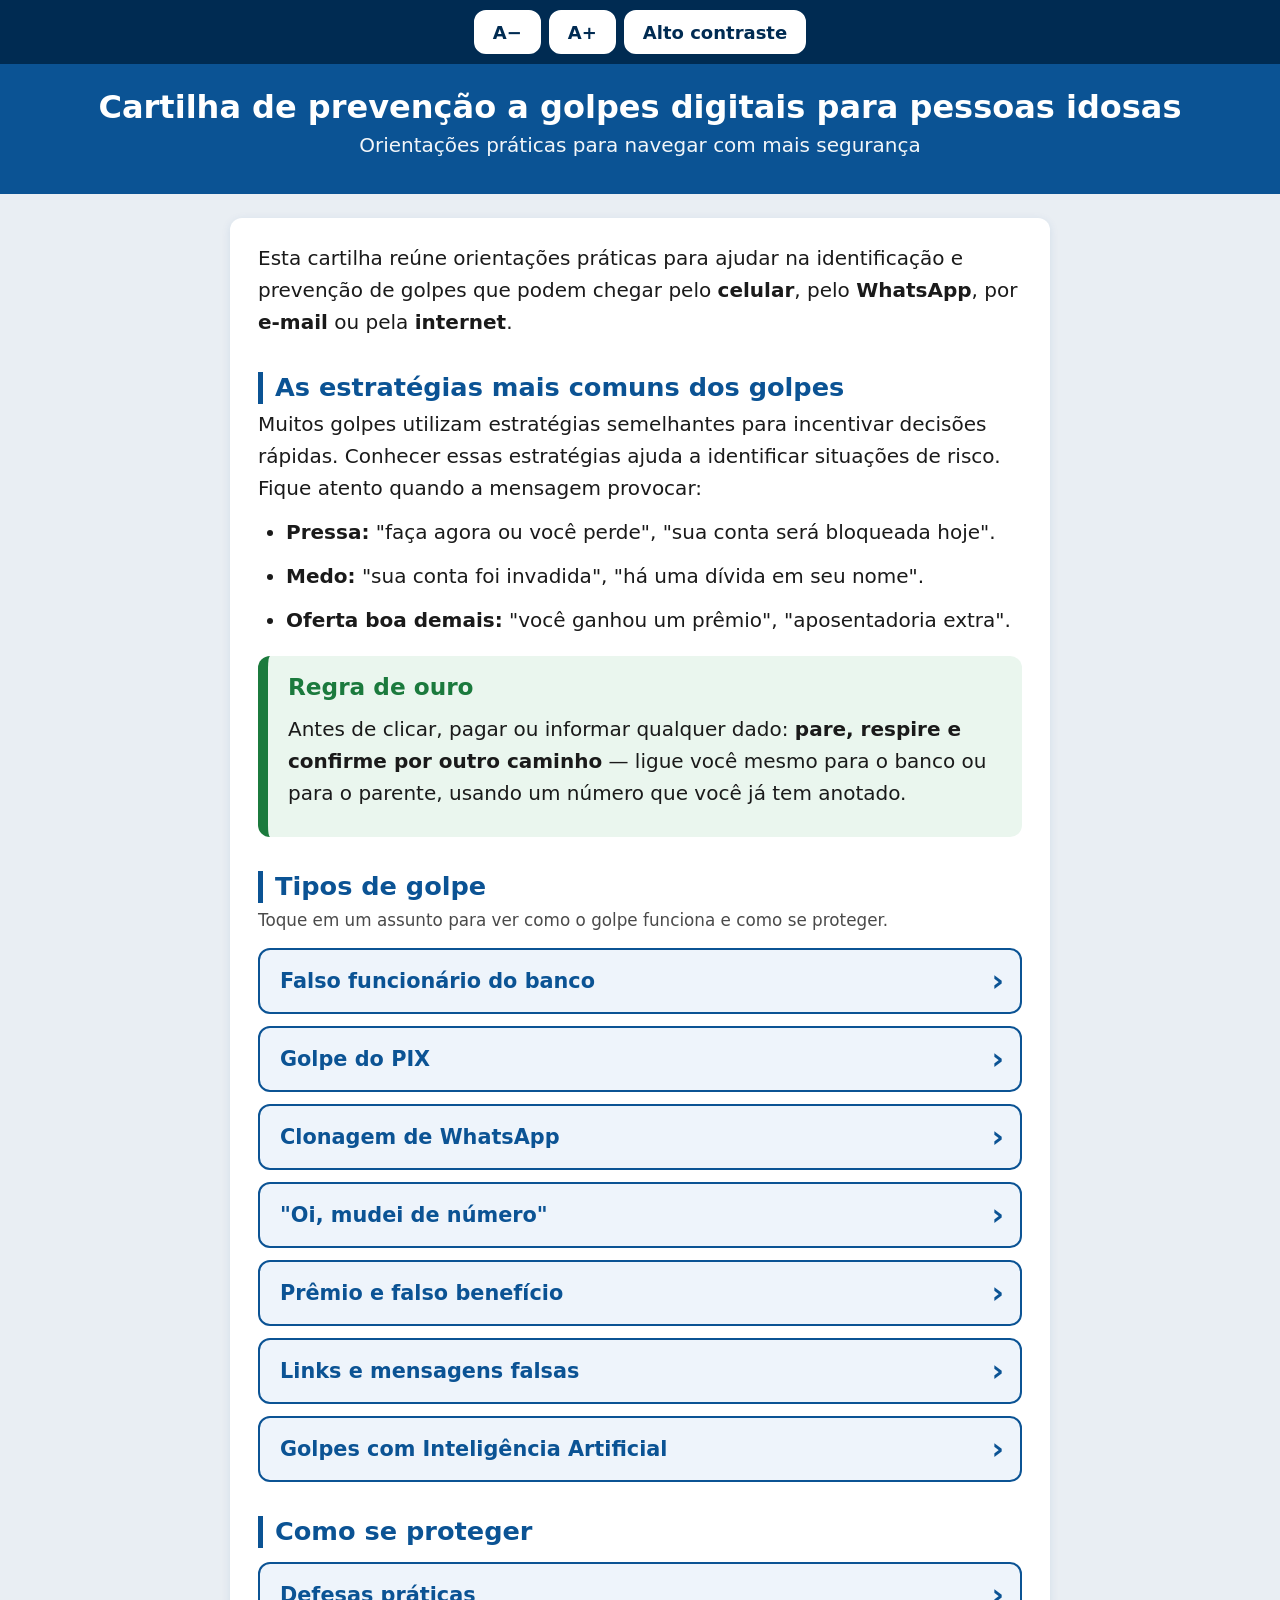
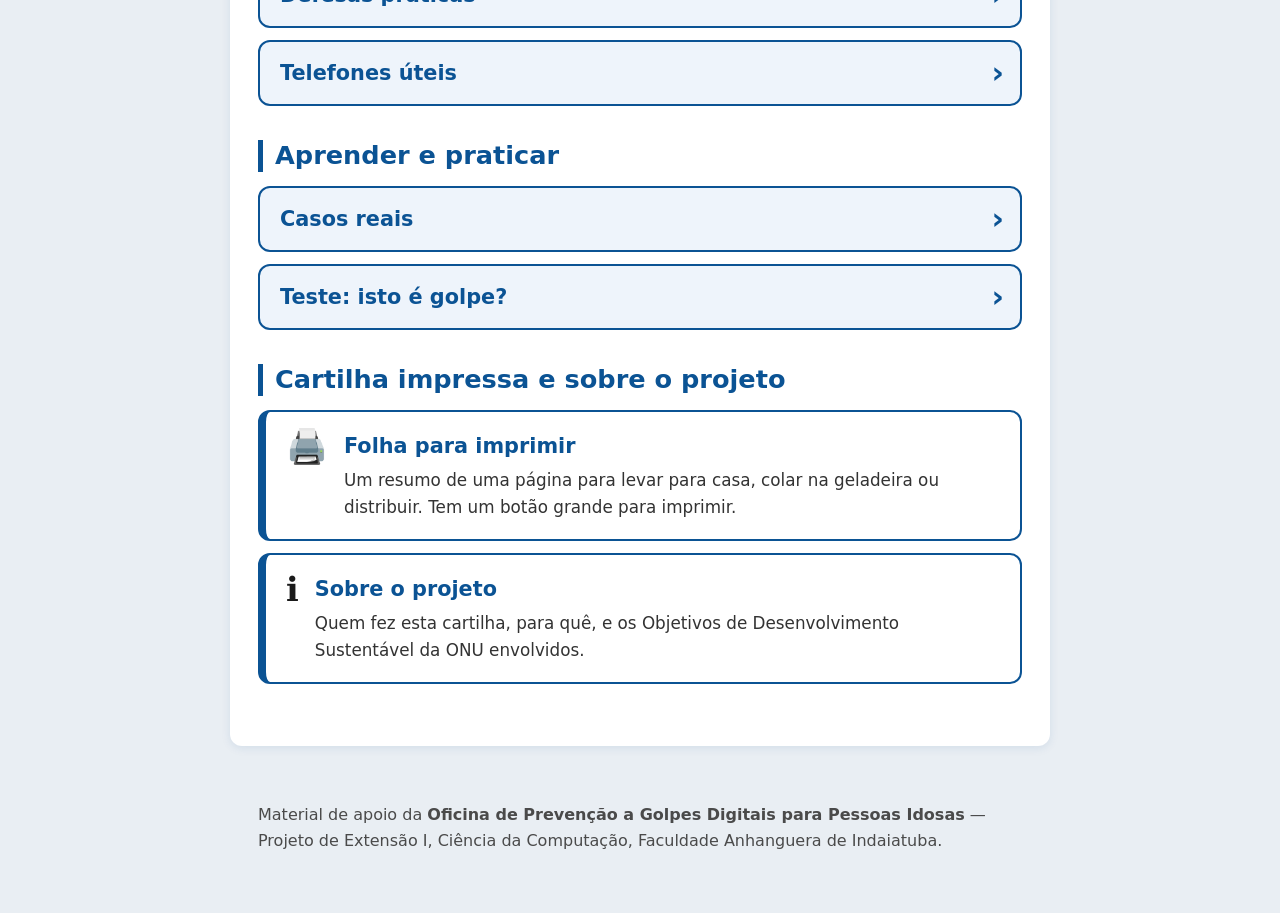
<file: docs/index.html>
<!DOCTYPE html>
<html lang="pt-BR">
<head>
  <meta charset="UTF-8">
  <meta name="viewport" content="width=device-width, initial-scale=1.0">
  <title>Cartilha de prevenção a golpes digitais para pessoas idosas</title>
  <link rel="stylesheet" href="style.css">
</head>
<body>
  <header class="topo">
    <h1>Cartilha de prevenção a golpes digitais para pessoas idosas</h1>
    <p>Orientações práticas para navegar com mais segurança</p>
  </header>

  <main>
    <p class="intro">
      Esta cartilha reúne orientações práticas para ajudar na identificação e
      prevenção de golpes que podem chegar pelo <strong>celular</strong>, pelo
      <strong>WhatsApp</strong>, por <strong>e-mail</strong> ou pela
      <strong>internet</strong>.
    </p>

    <section class="grupo">
      <h2>As estratégias mais comuns dos golpes</h2>
      <p>
        Muitos golpes utilizam estratégias semelhantes para incentivar decisões
        rápidas. Conhecer essas estratégias ajuda a identificar situações de risco.
        Fique atento quando a mensagem provocar:
      </p>
      <ul>
        <li><strong>Pressa:</strong> "faça agora ou você perde", "sua conta será bloqueada hoje".</li>
        <li><strong>Medo:</strong> "sua conta foi invadida", "há uma dívida em seu nome".</li>
        <li><strong>Oferta boa demais:</strong> "você ganhou um prêmio", "aposentadoria extra".</li>
      </ul>

      <div class="caixa ok destaque">
        <h2>Regra de ouro</h2>
        <p>
          Antes de clicar, pagar ou informar qualquer dado: <strong>pare, respire
          e confirme por outro caminho</strong> — ligue você mesmo para o banco ou
          para o parente, usando um número que você já tem anotado.
        </p>
      </div>
    </section>

    <section class="grupo">
      <h2>Tipos de golpe</h2>
      <p class="grupo-dica">Toque em um assunto para ver como o golpe funciona e como se proteger.</p>
      <nav class="menu" aria-label="Tipos de golpe">
        <a class="cartao" href="golpe-banco.html">Falso funcionário do banco</a>
        <a class="cartao" href="golpe-pix.html">Golpe do PIX</a>
        <a class="cartao" href="golpe-whatsapp.html">Clonagem de WhatsApp</a>
        <a class="cartao" href="golpe-mudei-numero.html">"Oi, mudei de número"</a>
        <a class="cartao" href="golpe-premio-beneficio.html">Prêmio e falso benefício</a>
        <a class="cartao" href="golpe-link-falso.html">Links e mensagens falsas</a>
        <a class="cartao" href="golpes-ia.html">Golpes com Inteligência Artificial</a>
      </nav>
    </section>

    <section class="grupo">
      <h2>Como se proteger</h2>
      <nav class="menu" aria-label="Como se proteger">
        <a class="cartao" href="defesas-praticas.html">Defesas práticas</a>
        <a class="cartao" href="telefones-uteis.html">Telefones úteis</a>
      </nav>
    </section>

    <section class="grupo">
      <h2>Aprender e praticar</h2>
      <nav class="menu" aria-label="Aprender e praticar">
        <a class="cartao" href="casos-reais.html">Casos reais</a>
        <a class="cartao" href="quiz.html">Teste: isto é golpe?</a>
      </nav>
    </section>

    <section class="grupo">
      <h2>Cartilha impressa e sobre o projeto</h2>
      <div class="paineis">
        <a class="painel" href="resumo-impressao.html">
          <span class="painel-icone" aria-hidden="true">🖨️</span>
          <span class="painel-texto">
            <strong>Folha para imprimir</strong>
            <span>Um resumo de uma página para levar para casa, colar na geladeira ou distribuir. Tem um botão grande para imprimir.</span>
          </span>
        </a>
        <a class="painel" href="sobre.html">
          <span class="painel-icone" aria-hidden="true">ℹ️</span>
          <span class="painel-texto">
            <strong>Sobre o projeto</strong>
            <span>Quem fez esta cartilha, para quê, e os Objetivos de Desenvolvimento Sustentável da ONU envolvidos.</span>
          </span>
        </a>
      </div>
    </section>

  </main>

  <footer class="rodape">
    <p>
      Material de apoio da <strong>Oficina de Prevenção a Golpes Digitais para
      Pessoas Idosas</strong> — Projeto de Extensão I, Ciência da Computação,
      Faculdade Anhanguera de Indaiatuba.
    </p>
  </footer>

  <script src="acessibilidade.js"></script>
</body>
</html>
</file>
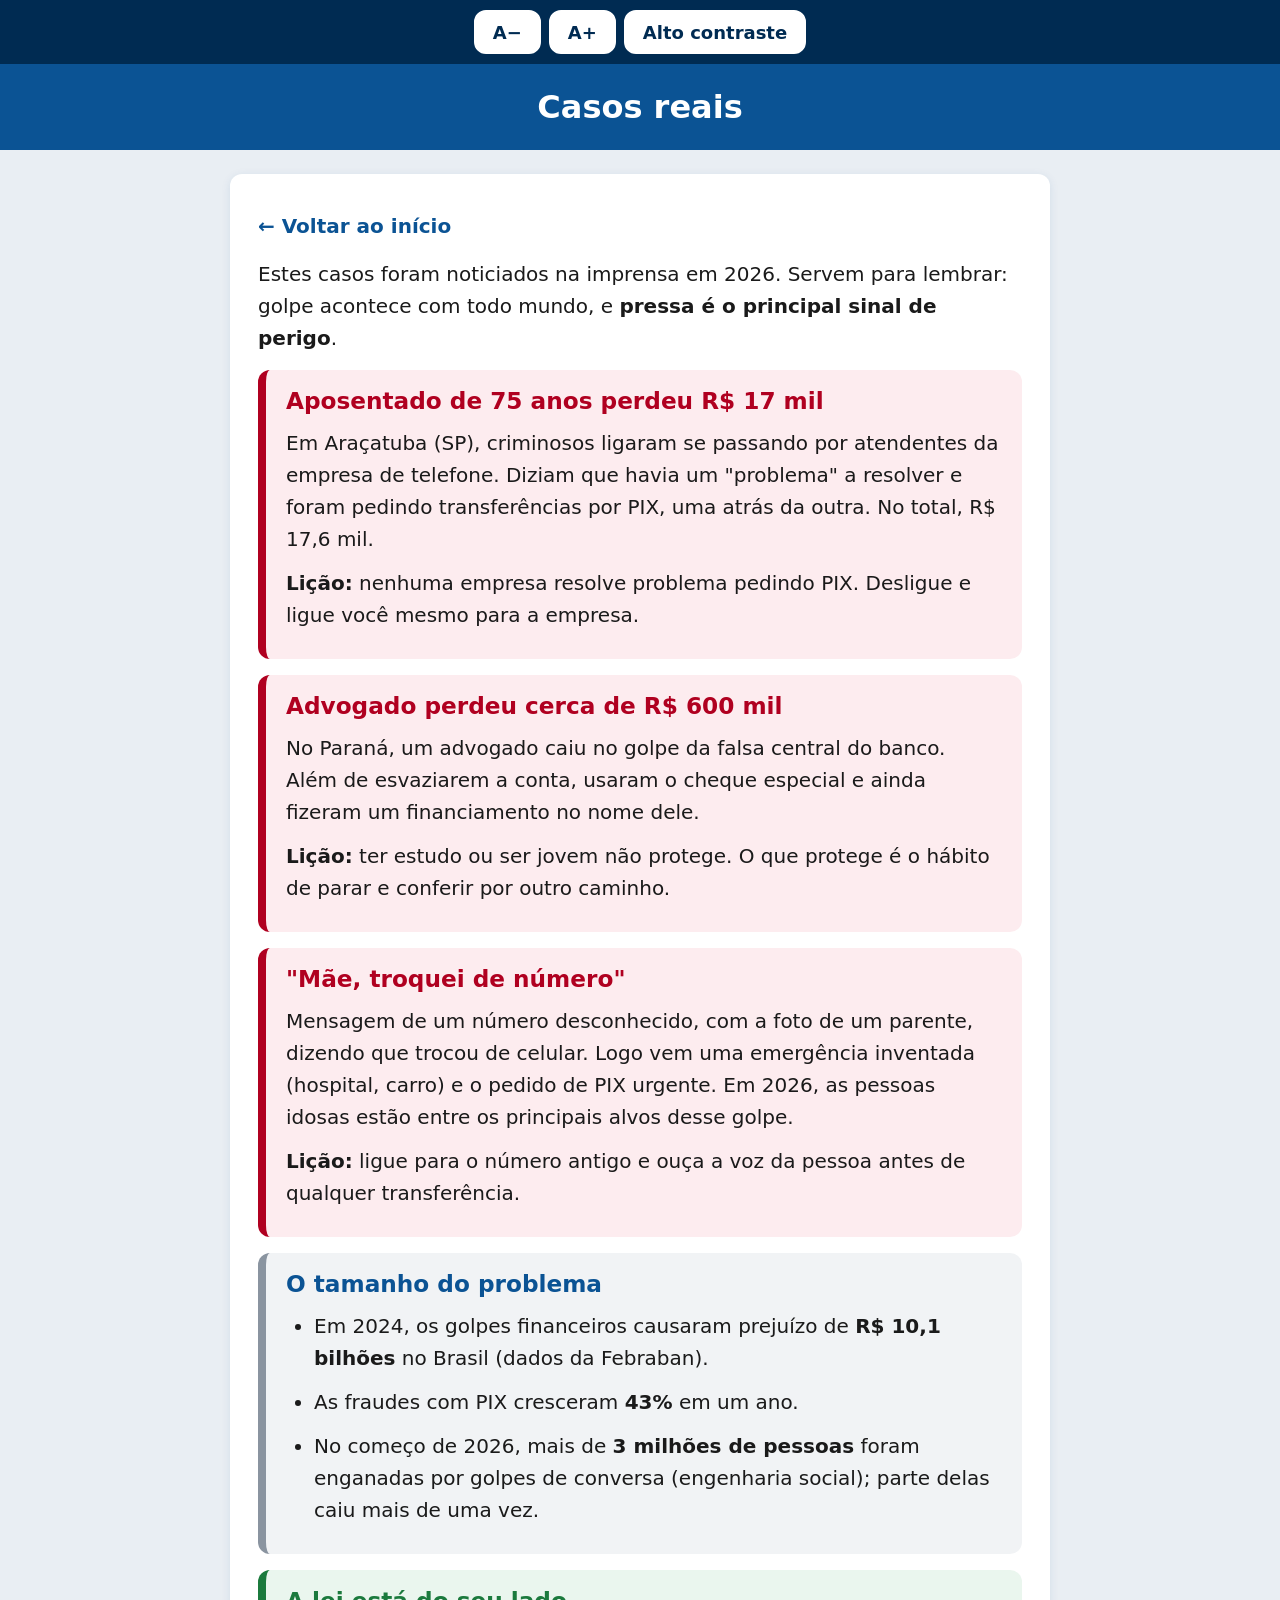
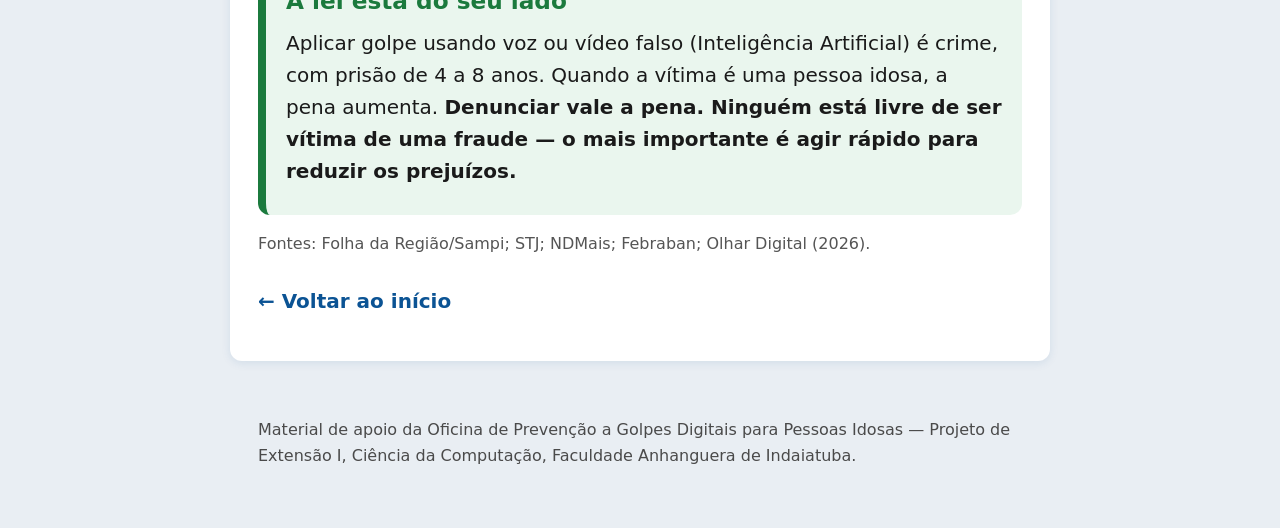
<file: docs/casos-reais.html>
<!DOCTYPE html>
<html lang="pt-BR">
<head>
  <meta charset="UTF-8">
  <meta name="viewport" content="width=device-width, initial-scale=1.0">
  <title>Casos reais</title>
  <link rel="stylesheet" href="style.css">
</head>
<body>
  <header class="topo">
    <h1>Casos reais</h1>
  </header>

  <main>
    <a class="voltar" href="index.html">&larr; Voltar ao início</a>

    <p>
      Estes casos foram noticiados na imprensa em 2026. Servem para lembrar:
      golpe acontece com todo mundo, e <strong>pressa é o principal sinal de
      perigo</strong>.
    </p>

    <div class="caixa perigo">
      <h2>Aposentado de 75 anos perdeu R$ 17 mil</h2>
      <p>
        Em Araçatuba (SP), criminosos ligaram se passando por atendentes da
        empresa de telefone. Diziam que havia um "problema" a resolver e foram
        pedindo transferências por PIX, uma atrás da outra. No total, R$ 17,6 mil.
      </p>
      <p><strong>Lição:</strong> nenhuma empresa resolve problema pedindo PIX.
      Desligue e ligue você mesmo para a empresa.</p>
    </div>

    <div class="caixa perigo">
      <h2>Advogado perdeu cerca de R$ 600 mil</h2>
      <p>
        No Paraná, um advogado caiu no golpe da falsa central do banco. Além de
        esvaziarem a conta, usaram o cheque especial e ainda fizeram um
        financiamento no nome dele.
      </p>
      <p><strong>Lição:</strong> ter estudo ou ser jovem não protege. O que
      protege é o hábito de parar e conferir por outro caminho.</p>
    </div>

    <div class="caixa perigo">
      <h2>"Mãe, troquei de número"</h2>
      <p>
        Mensagem de um número desconhecido, com a foto de um parente, dizendo que
        trocou de celular. Logo vem uma emergência inventada (hospital, carro) e o
        pedido de PIX urgente. Em 2026, as pessoas idosas estão entre os
        principais alvos desse golpe.
      </p>
      <p><strong>Lição:</strong> ligue para o número antigo e ouça a voz da pessoa
      antes de qualquer transferência.</p>
    </div>

    <div class="caixa">
      <h2>O tamanho do problema</h2>
      <ul>
        <li>Em 2024, os golpes financeiros causaram prejuízo de <strong>R$ 10,1 bilhões</strong> no Brasil (dados da Febraban).</li>
        <li>As fraudes com PIX cresceram <strong>43%</strong> em um ano.</li>
        <li>No começo de 2026, mais de <strong>3 milhões de pessoas</strong> foram enganadas por golpes de conversa (engenharia social); parte delas caiu mais de uma vez.</li>
      </ul>
    </div>

    <div class="caixa ok">
      <h2>A lei está do seu lado</h2>
      <p>
        Aplicar golpe usando voz ou vídeo falso (Inteligência Artificial) é crime,
        com prisão de 4 a 8 anos. Quando a vítima é uma pessoa idosa, a pena
        aumenta. <strong>Denunciar vale a pena. Ninguém está livre de ser vítima
        de uma fraude — o mais importante é agir rápido para reduzir os
        prejuízos.</strong>
      </p>
    </div>

    <p style="font-size:16px;color:#555;">
      Fontes: Folha da Região/Sampi; STJ; NDMais; Febraban; Olhar Digital (2026).
    </p>

    <a class="voltar" href="index.html">&larr; Voltar ao início</a>
  </main>

  <footer class="rodape">
    <p>Material de apoio da Oficina de Prevenção a Golpes Digitais para Pessoas Idosas — Projeto de Extensão I, Ciência da Computação, Faculdade Anhanguera de Indaiatuba.</p>
  </footer>

  <script src="acessibilidade.js"></script>
</body>
</html>
</file>
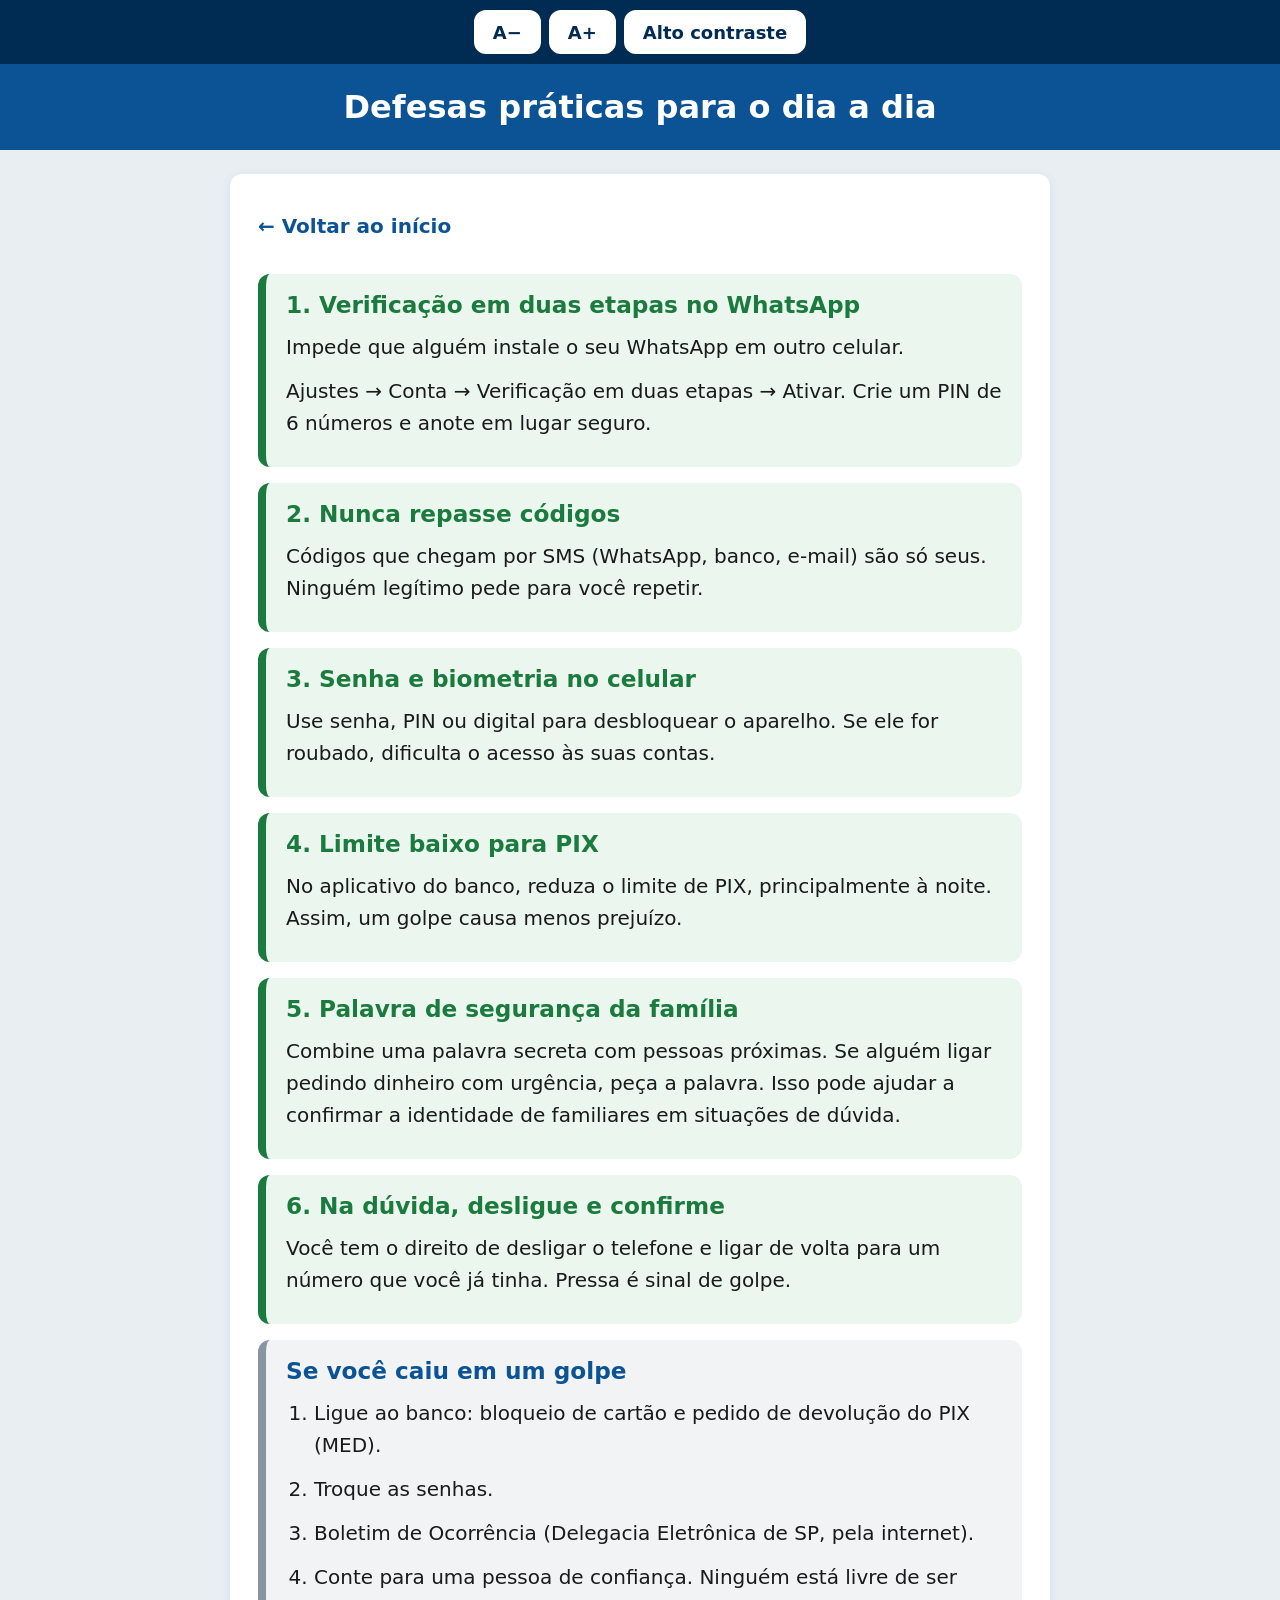
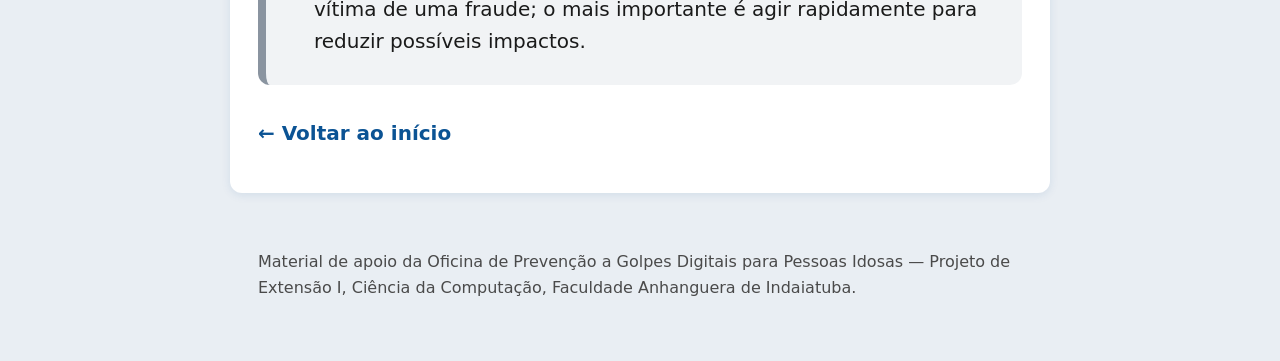
<file: docs/defesas-praticas.html>
<!DOCTYPE html>
<html lang="pt-BR">
<head>
  <meta charset="UTF-8">
  <meta name="viewport" content="width=device-width, initial-scale=1.0">
  <title>Defesas práticas</title>
  <link rel="stylesheet" href="style.css">
</head>
<body>
  <header class="topo">
    <h1>Defesas práticas para o dia a dia</h1>
  </header>

  <main>
    <a class="voltar" href="index.html">&larr; Voltar ao início</a>

    <div class="caixa ok">
      <h2>1. Verificação em duas etapas no WhatsApp</h2>
      <p>Impede que alguém instale o seu WhatsApp em outro celular.</p>
      <p>Ajustes &rarr; Conta &rarr; Verificação em duas etapas &rarr; Ativar. Crie um PIN de 6 números e anote em lugar seguro.</p>
    </div>

    <div class="caixa ok">
      <h2>2. Nunca repasse códigos</h2>
      <p>Códigos que chegam por SMS (WhatsApp, banco, e-mail) são só seus. Ninguém legítimo pede para você repetir.</p>
    </div>

    <div class="caixa ok">
      <h2>3. Senha e biometria no celular</h2>
      <p>Use senha, PIN ou digital para desbloquear o aparelho. Se ele for roubado, dificulta o acesso às suas contas.</p>
    </div>

    <div class="caixa ok">
      <h2>4. Limite baixo para PIX</h2>
      <p>No aplicativo do banco, reduza o limite de PIX, principalmente à noite. Assim, um golpe causa menos prejuízo.</p>
    </div>

    <div class="caixa ok">
      <h2>5. Palavra de segurança da família</h2>
      <p>Combine uma palavra secreta com pessoas próximas. Se alguém ligar pedindo dinheiro com urgência, peça a palavra. Isso pode ajudar a confirmar a identidade de familiares em situações de dúvida.</p>
    </div>

    <div class="caixa ok">
      <h2>6. Na dúvida, desligue e confirme</h2>
      <p>Você tem o direito de desligar o telefone e ligar de volta para um número que você já tinha. Pressa é sinal de golpe.</p>
    </div>

    <div class="caixa">
      <h2>Se você caiu em um golpe</h2>
      <ol>
        <li>Ligue ao banco: bloqueio de cartão e pedido de devolução do PIX (MED).</li>
        <li>Troque as senhas.</li>
        <li>Boletim de Ocorrência (Delegacia Eletrônica de SP, pela internet).</li>
        <li>Conte para uma pessoa de confiança. Ninguém está livre de ser vítima de uma fraude; o mais importante é agir rapidamente para reduzir possíveis impactos.</li>
      </ol>
    </div>

    <a class="voltar" href="index.html">&larr; Voltar ao início</a>
  </main>

  <footer class="rodape">
    <p>Material de apoio da Oficina de Prevenção a Golpes Digitais para Pessoas Idosas — Projeto de Extensão I, Ciência da Computação, Faculdade Anhanguera de Indaiatuba.</p>
  </footer>

  <script src="acessibilidade.js"></script>
</body>
</html>
</file>
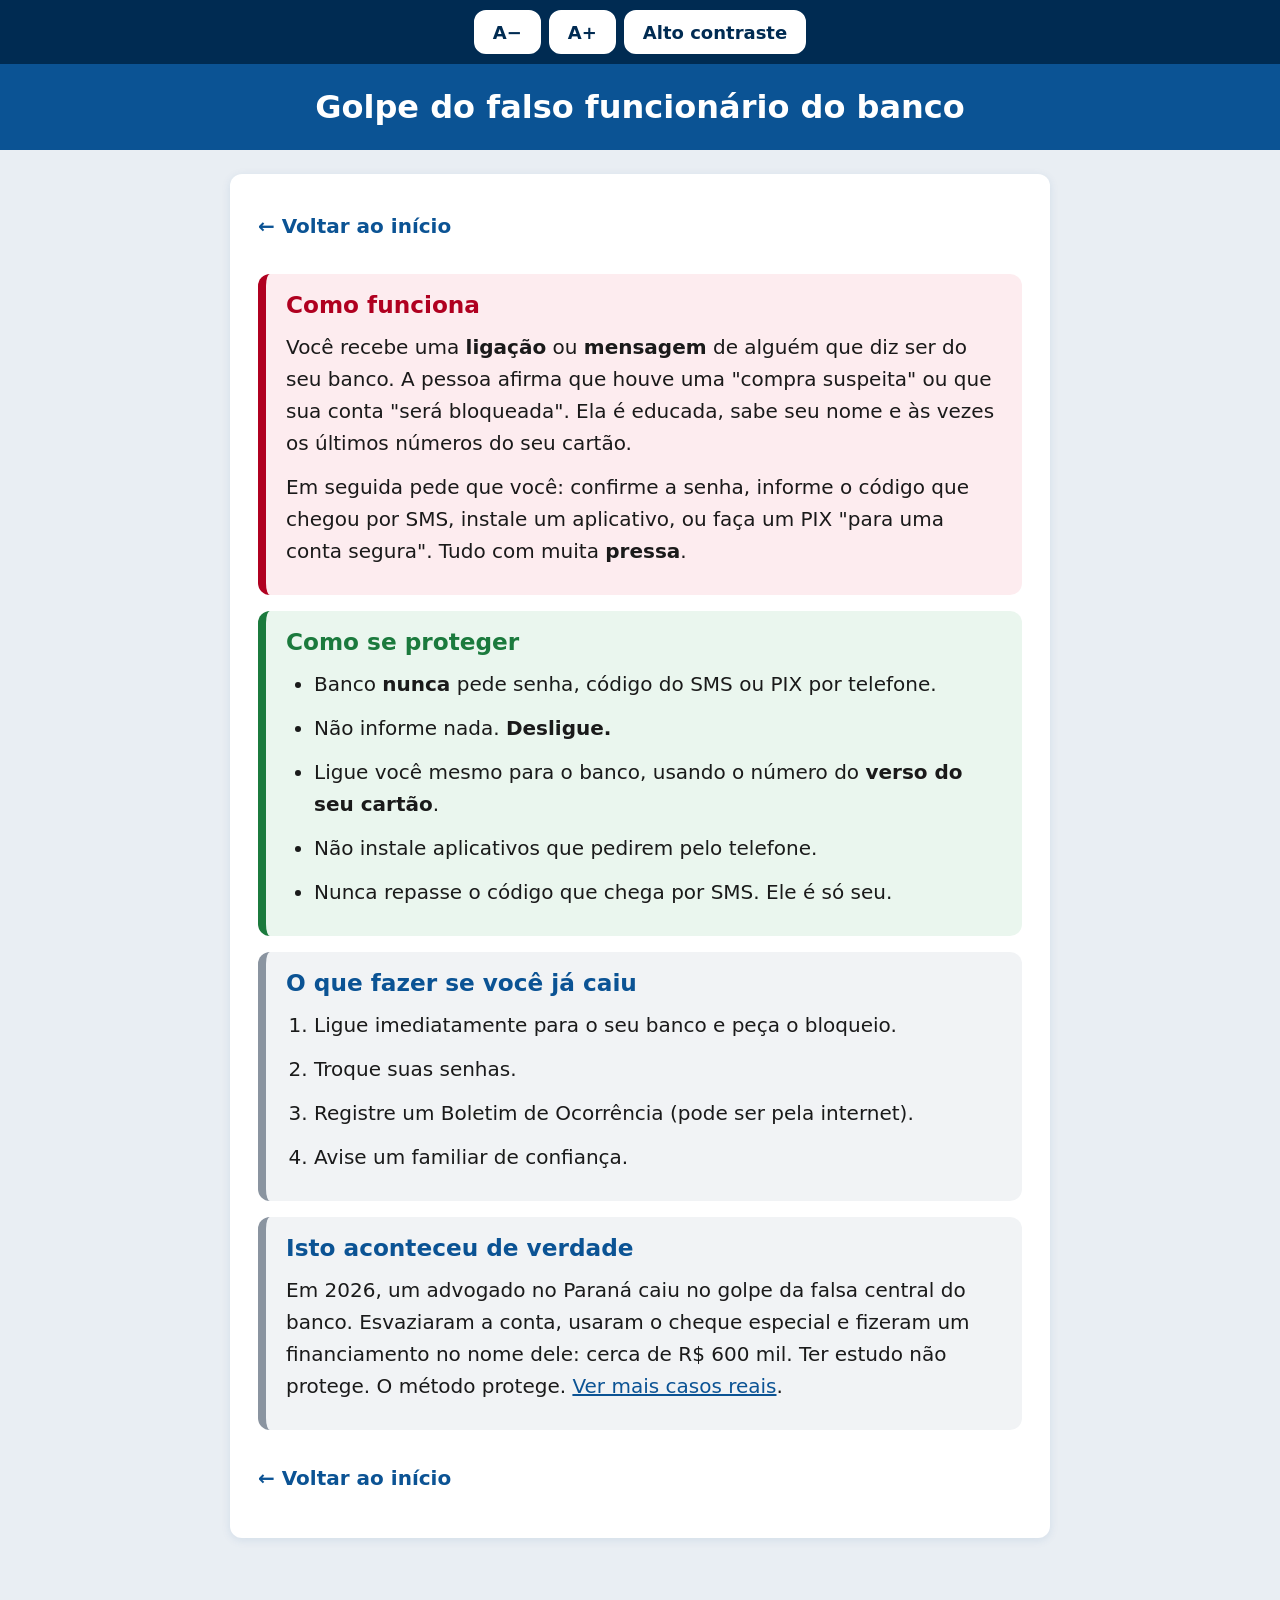
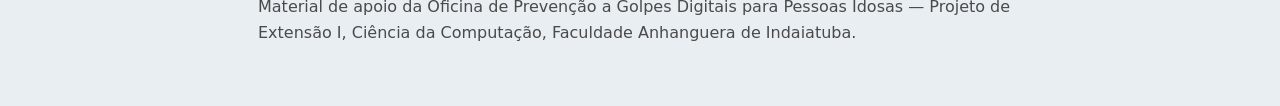
<file: docs/golpe-banco.html>
<!DOCTYPE html>
<html lang="pt-BR">
<head>
  <meta charset="UTF-8">
  <meta name="viewport" content="width=device-width, initial-scale=1.0">
  <title>Golpe do falso funcionário do banco</title>
  <link rel="stylesheet" href="style.css">
</head>
<body>
  <header class="topo">
    <h1>Golpe do falso funcionário do banco</h1>
  </header>

  <main>
    <a class="voltar" href="index.html">&larr; Voltar ao início</a>

    <!-- Este arquivo serve de MODELO. Para criar outra página de golpe,
         copie este arquivo, troque o título e o texto das três caixas. -->

    <div class="caixa perigo">
      <h2>Como funciona</h2>
      <p>
        Você recebe uma <strong>ligação</strong> ou <strong>mensagem</strong> de
        alguém que diz ser do seu banco. A pessoa afirma que houve uma
        "compra suspeita" ou que sua conta "será bloqueada". Ela é educada, sabe
        seu nome e às vezes os últimos números do seu cartão.
      </p>
      <p>
        Em seguida pede que você: confirme a senha, informe o código que chegou
        por SMS, instale um aplicativo, ou faça um PIX "para uma conta segura".
        Tudo com muita <strong>pressa</strong>.
      </p>
    </div>

    <div class="caixa ok">
      <h2>Como se proteger</h2>
      <ul>
        <li>Banco <strong>nunca</strong> pede senha, código do SMS ou PIX por telefone.</li>
        <li>Não informe nada. <strong>Desligue.</strong></li>
        <li>Ligue você mesmo para o banco, usando o número do <strong>verso do seu cartão</strong>.</li>
        <li>Não instale aplicativos que pedirem pelo telefone.</li>
        <li>Nunca repasse o código que chega por SMS. Ele é só seu.</li>
      </ul>
    </div>

    <div class="caixa">
      <h2>O que fazer se você já caiu</h2>
      <ol>
        <li>Ligue imediatamente para o seu banco e peça o bloqueio.</li>
        <li>Troque suas senhas.</li>
        <li>Registre um Boletim de Ocorrência (pode ser pela internet).</li>
        <li>Avise um familiar de confiança.</li>
      </ol>
    </div>

    <div class="caixa">
      <h2>Isto aconteceu de verdade</h2>
      <p>
        Em 2026, um advogado no Paraná caiu no golpe da falsa central do banco.
        Esvaziaram a conta, usaram o cheque especial e fizeram um financiamento no
        nome dele: cerca de R$ 600 mil. Ter estudo não protege. O método protege.
        <a href="casos-reais.html">Ver mais casos reais</a>.
      </p>
    </div>

    <a class="voltar" href="index.html">&larr; Voltar ao início</a>
  </main>

  <footer class="rodape">
    <p>Material de apoio da Oficina de Prevenção a Golpes Digitais para Pessoas Idosas — Projeto de Extensão I, Ciência da Computação, Faculdade Anhanguera de Indaiatuba.</p>
  </footer>

  <script src="acessibilidade.js"></script>
</body>
</html>
</file>
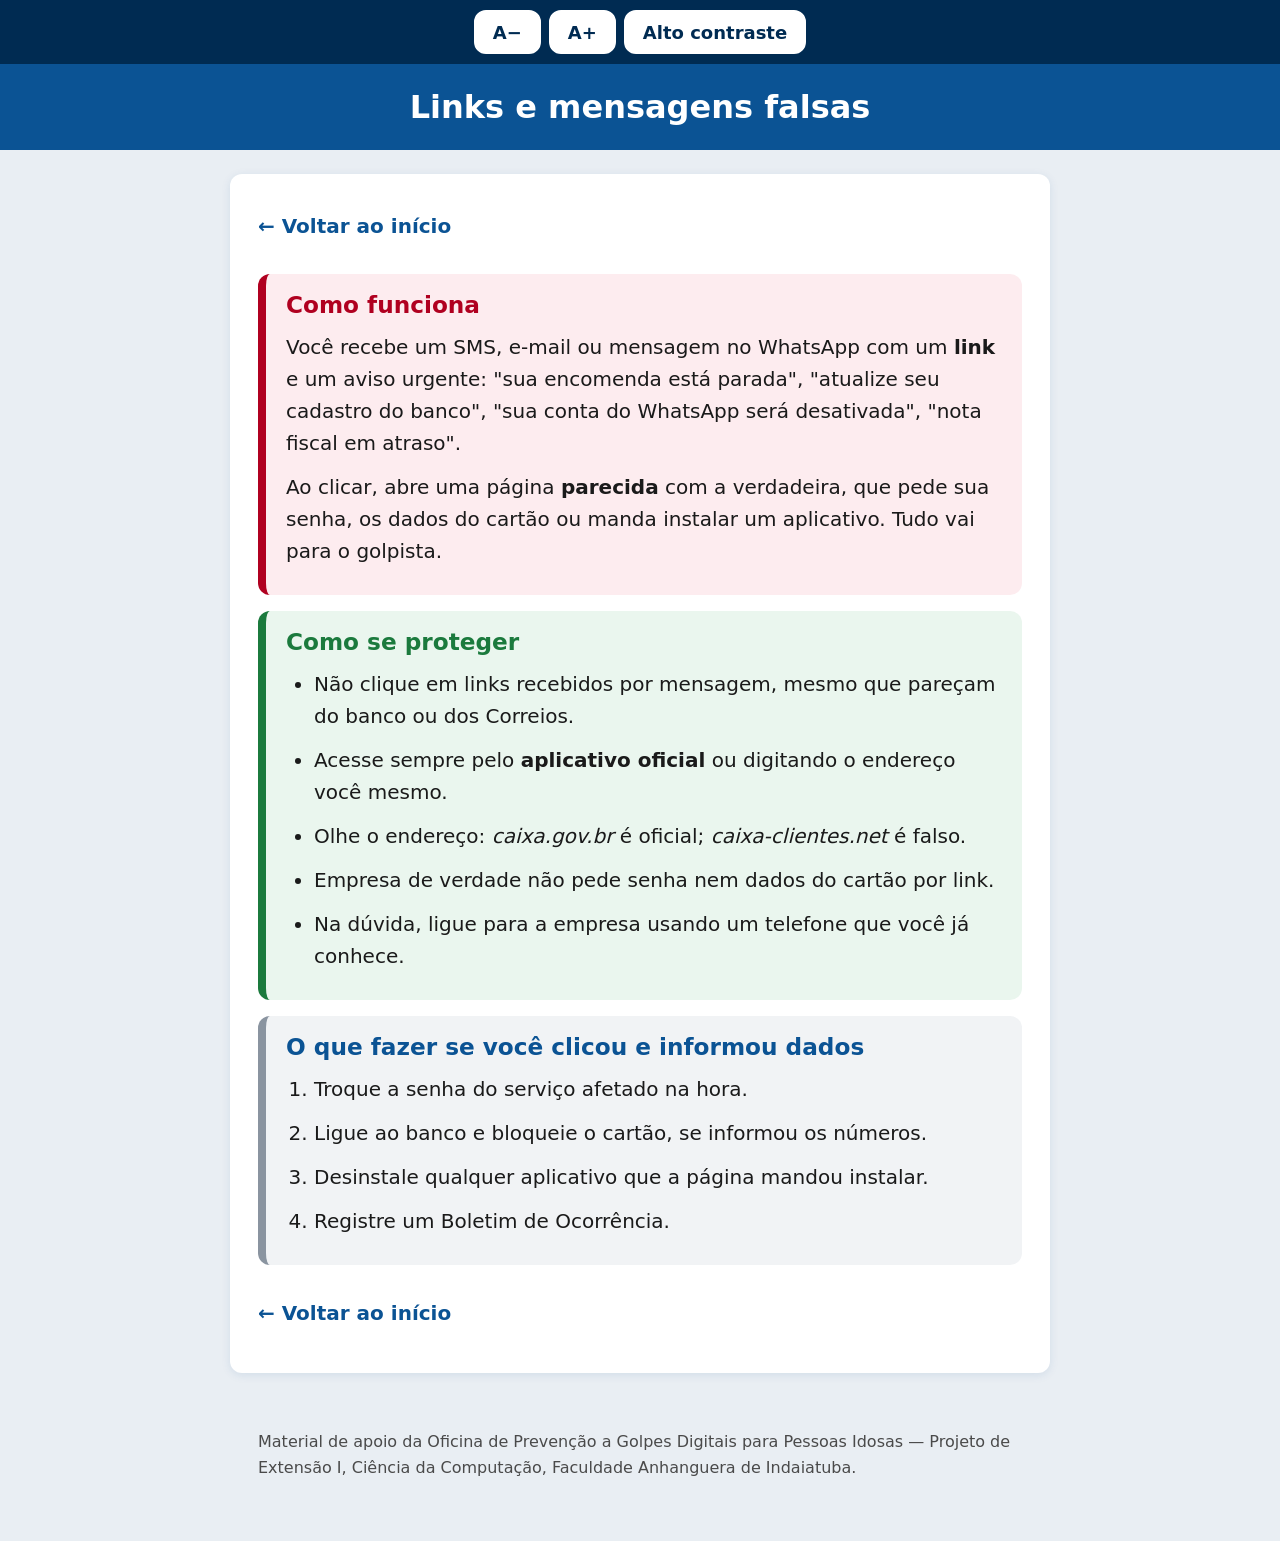
<file: docs/golpe-link-falso.html>
<!DOCTYPE html>
<html lang="pt-BR">
<head>
  <meta charset="UTF-8">
  <meta name="viewport" content="width=device-width, initial-scale=1.0">
  <title>Links e mensagens falsas (phishing)</title>
  <link rel="stylesheet" href="style.css">
</head>
<body>
  <header class="topo">
    <h1>Links e mensagens falsas</h1>
  </header>

  <main>
    <a class="voltar" href="index.html">&larr; Voltar ao início</a>

    <div class="caixa perigo">
      <h2>Como funciona</h2>
      <p>
        Você recebe um SMS, e-mail ou mensagem no WhatsApp com um <strong>link</strong>
        e um aviso urgente: "sua encomenda está parada", "atualize seu cadastro do
        banco", "sua conta do WhatsApp será desativada", "nota fiscal em atraso".
      </p>
      <p>
        Ao clicar, abre uma página <strong>parecida</strong> com a verdadeira, que
        pede sua senha, os dados do cartão ou manda instalar um aplicativo. Tudo
        vai para o golpista.
      </p>
    </div>

    <div class="caixa ok">
      <h2>Como se proteger</h2>
      <ul>
        <li>Não clique em links recebidos por mensagem, mesmo que pareçam do banco ou dos Correios.</li>
        <li>Acesse sempre pelo <strong>aplicativo oficial</strong> ou digitando o endereço você mesmo.</li>
        <li>Olhe o endereço: <em>caixa.gov.br</em> é oficial; <em>caixa-clientes.net</em> é falso.</li>
        <li>Empresa de verdade não pede senha nem dados do cartão por link.</li>
        <li>Na dúvida, ligue para a empresa usando um telefone que você já conhece.</li>
      </ul>
    </div>

    <div class="caixa">
      <h2>O que fazer se você clicou e informou dados</h2>
      <ol>
        <li>Troque a senha do serviço afetado na hora.</li>
        <li>Ligue ao banco e bloqueie o cartão, se informou os números.</li>
        <li>Desinstale qualquer aplicativo que a página mandou instalar.</li>
        <li>Registre um Boletim de Ocorrência.</li>
      </ol>
    </div>

    <a class="voltar" href="index.html">&larr; Voltar ao início</a>
  </main>

  <footer class="rodape">
    <p>Material de apoio da Oficina de Prevenção a Golpes Digitais para Pessoas Idosas — Projeto de Extensão I, Ciência da Computação, Faculdade Anhanguera de Indaiatuba.</p>
  </footer>

  <script src="acessibilidade.js"></script>
</body>
</html>
</file>
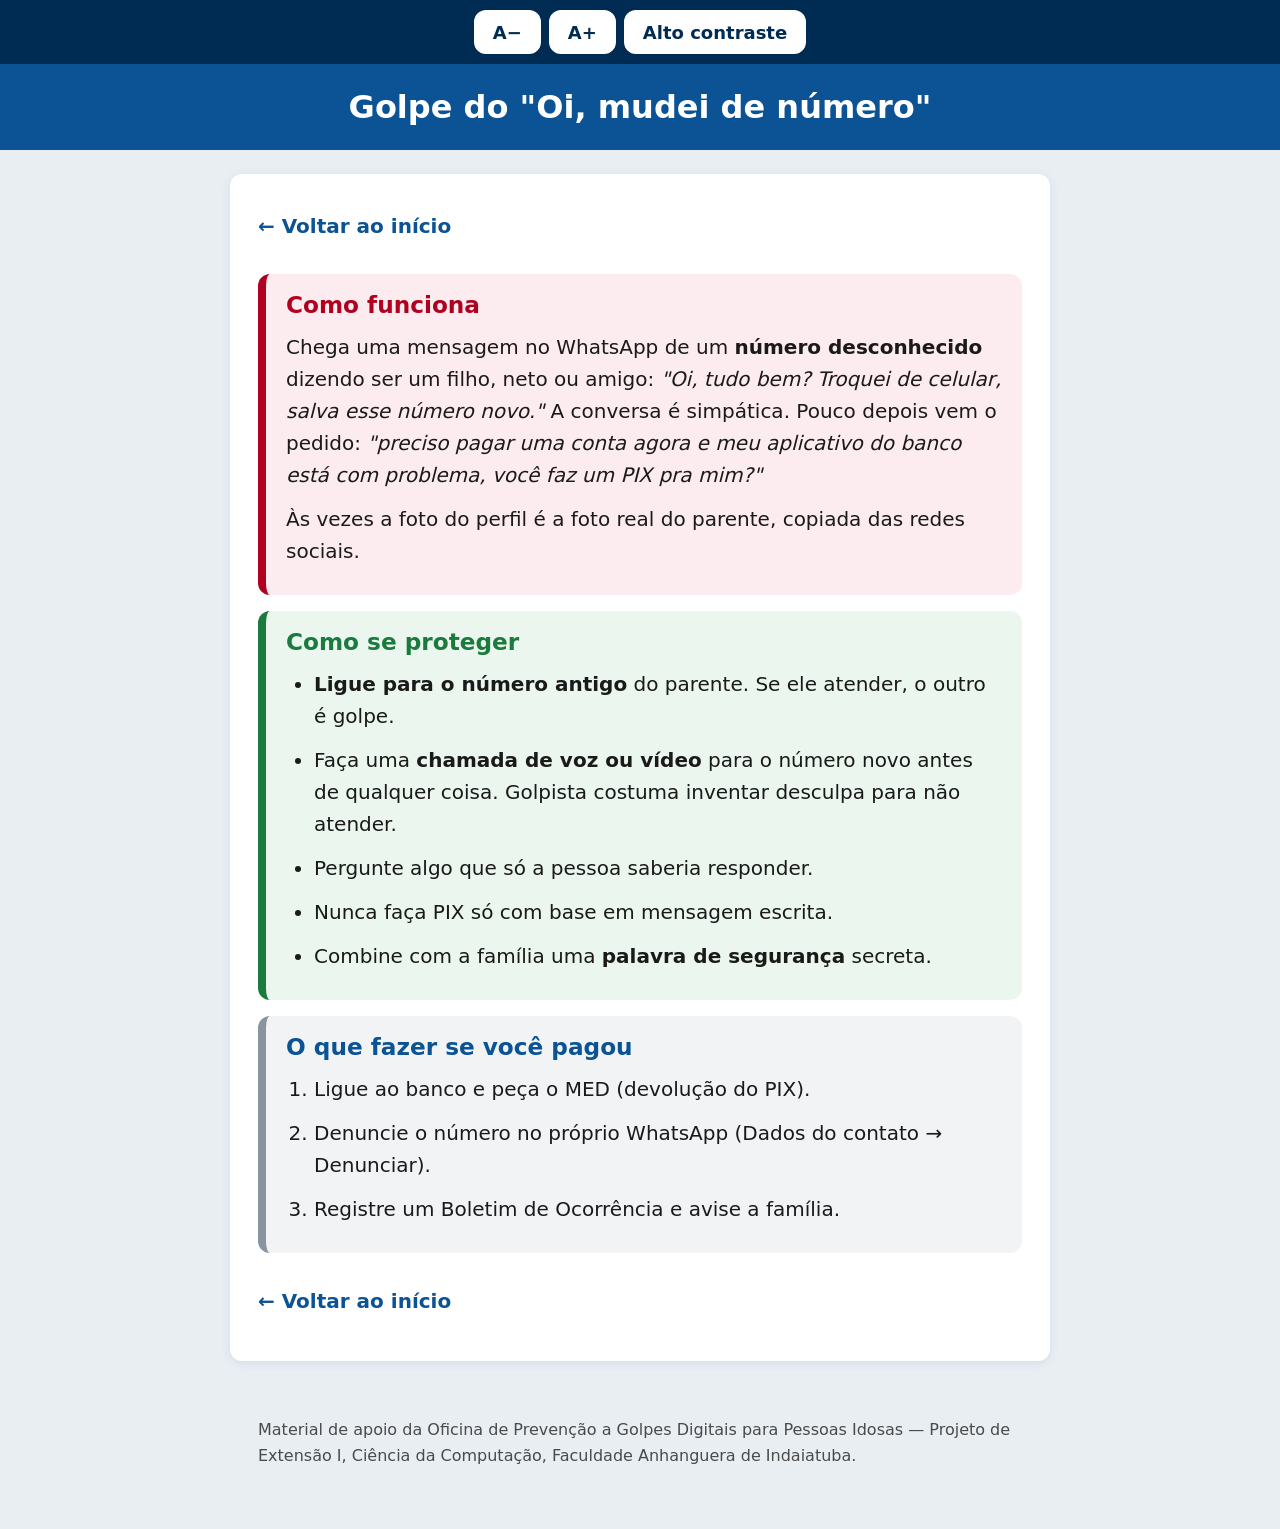
<file: docs/golpe-mudei-numero.html>
<!DOCTYPE html>
<html lang="pt-BR">
<head>
  <meta charset="UTF-8">
  <meta name="viewport" content="width=device-width, initial-scale=1.0">
  <title>Golpe do "mudei de número"</title>
  <link rel="stylesheet" href="style.css">
</head>
<body>
  <header class="topo">
    <h1>Golpe do "Oi, mudei de número"</h1>
  </header>

  <main>
    <a class="voltar" href="index.html">&larr; Voltar ao início</a>

    <div class="caixa perigo">
      <h2>Como funciona</h2>
      <p>
        Chega uma mensagem no WhatsApp de um <strong>número desconhecido</strong>
        dizendo ser um filho, neto ou amigo: <em>"Oi, tudo bem? Troquei de celular,
        salva esse número novo."</em> A conversa é simpática. Pouco depois vem o
        pedido: <em>"preciso pagar uma conta agora e meu aplicativo do banco está
        com problema, você faz um PIX pra mim?"</em>
      </p>
      <p>
        Às vezes a foto do perfil é a foto real do parente, copiada das redes sociais.
      </p>
    </div>

    <div class="caixa ok">
      <h2>Como se proteger</h2>
      <ul>
        <li><strong>Ligue para o número antigo</strong> do parente. Se ele atender, o outro é golpe.</li>
        <li>Faça uma <strong>chamada de voz ou vídeo</strong> para o número novo antes de qualquer coisa. Golpista costuma inventar desculpa para não atender.</li>
        <li>Pergunte algo que só a pessoa saberia responder.</li>
        <li>Nunca faça PIX só com base em mensagem escrita.</li>
        <li>Combine com a família uma <strong>palavra de segurança</strong> secreta.</li>
      </ul>
    </div>

    <div class="caixa">
      <h2>O que fazer se você pagou</h2>
      <ol>
        <li>Ligue ao banco e peça o MED (devolução do PIX).</li>
        <li>Denuncie o número no próprio WhatsApp (Dados do contato &rarr; Denunciar).</li>
        <li>Registre um Boletim de Ocorrência e avise a família.</li>
      </ol>
    </div>

    <a class="voltar" href="index.html">&larr; Voltar ao início</a>
  </main>

  <footer class="rodape">
    <p>Material de apoio da Oficina de Prevenção a Golpes Digitais para Pessoas Idosas — Projeto de Extensão I, Ciência da Computação, Faculdade Anhanguera de Indaiatuba.</p>
  </footer>

  <script src="acessibilidade.js"></script>
</body>
</html>
</file>
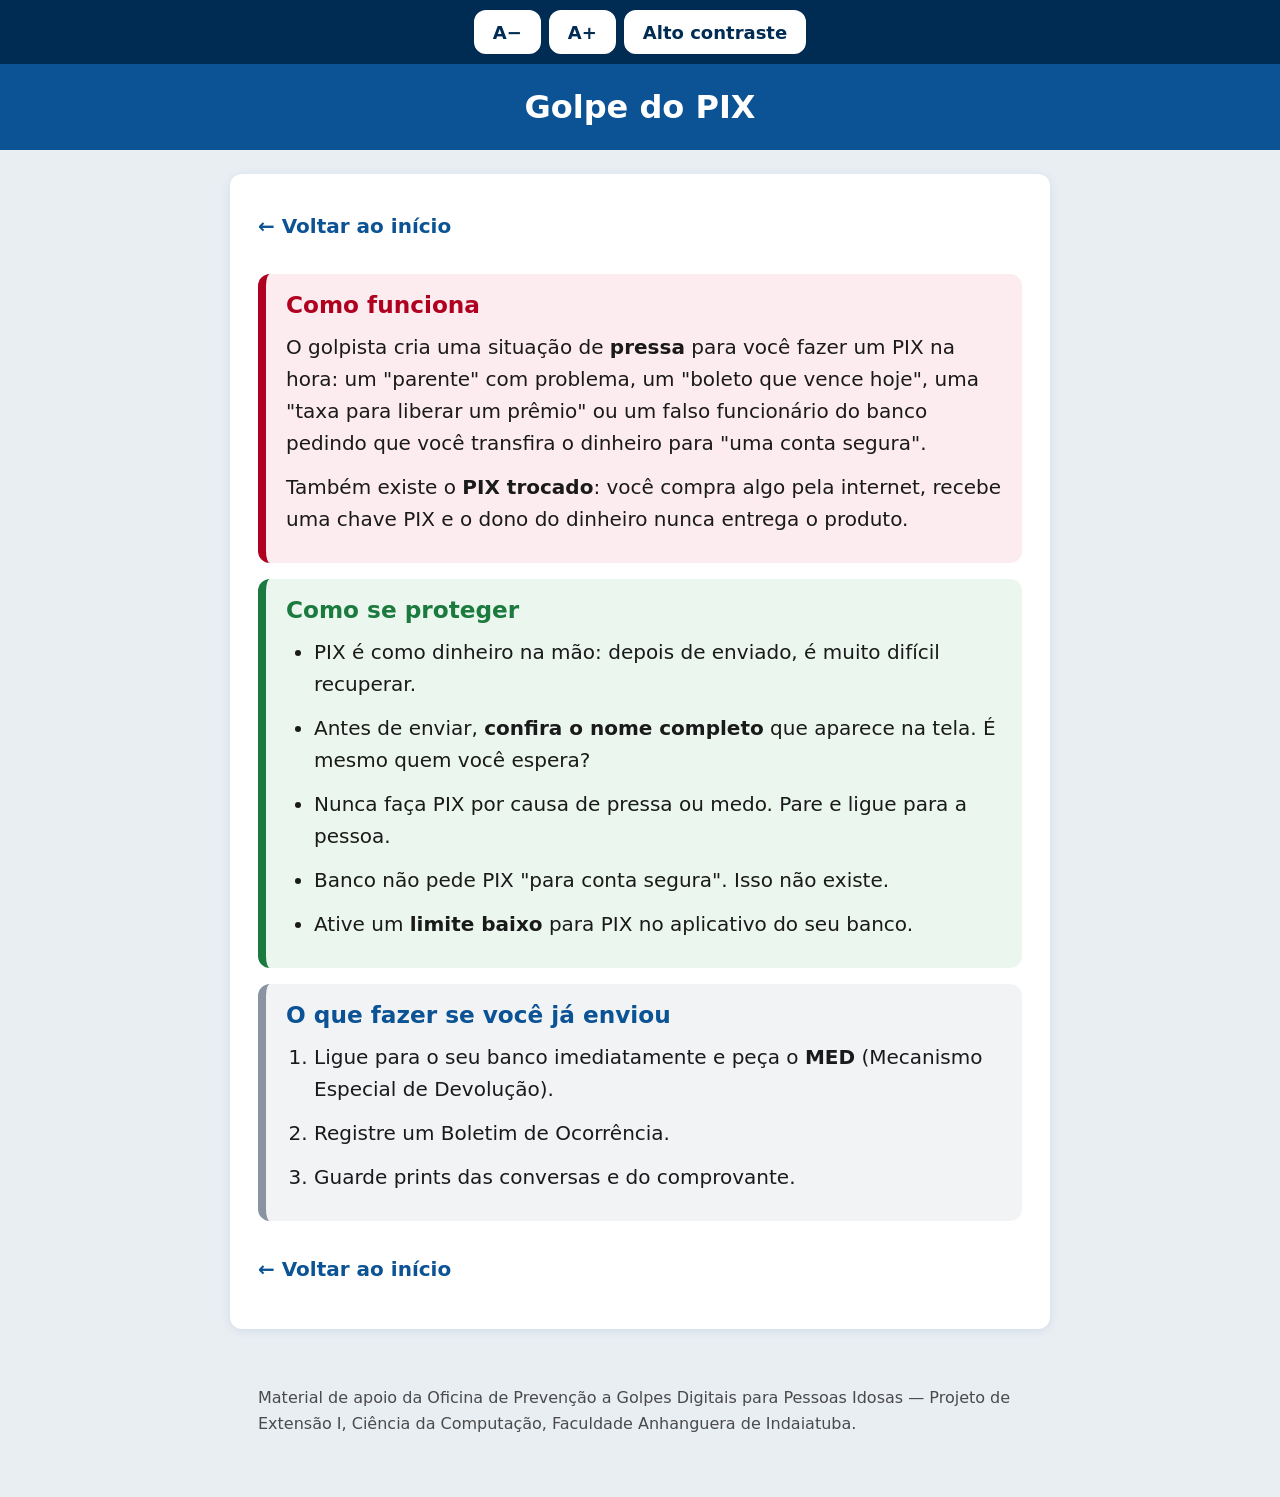
<file: docs/golpe-pix.html>
<!DOCTYPE html>
<html lang="pt-BR">
<head>
  <meta charset="UTF-8">
  <meta name="viewport" content="width=device-width, initial-scale=1.0">
  <title>Golpe do PIX</title>
  <link rel="stylesheet" href="style.css">
</head>
<body>
  <header class="topo">
    <h1>Golpe do PIX</h1>
  </header>

  <main>
    <a class="voltar" href="index.html">&larr; Voltar ao início</a>

    <div class="caixa perigo">
      <h2>Como funciona</h2>
      <p>
        O golpista cria uma situação de <strong>pressa</strong> para você fazer um
        PIX na hora: um "parente" com problema, um "boleto que vence hoje", uma
        "taxa para liberar um prêmio" ou um falso funcionário do banco pedindo
        que você transfira o dinheiro para "uma conta segura".
      </p>
      <p>
        Também existe o <strong>PIX trocado</strong>: você compra algo pela
        internet, recebe uma chave PIX e o dono do dinheiro nunca entrega o produto.
      </p>
    </div>

    <div class="caixa ok">
      <h2>Como se proteger</h2>
      <ul>
        <li>PIX é como dinheiro na mão: depois de enviado, é muito difícil recuperar.</li>
        <li>Antes de enviar, <strong>confira o nome completo</strong> que aparece na tela. É mesmo quem você espera?</li>
        <li>Nunca faça PIX por causa de pressa ou medo. Pare e ligue para a pessoa.</li>
        <li>Banco não pede PIX "para conta segura". Isso não existe.</li>
        <li>Ative um <strong>limite baixo</strong> para PIX no aplicativo do seu banco.</li>
      </ul>
    </div>

    <div class="caixa">
      <h2>O que fazer se você já enviou</h2>
      <ol>
        <li>Ligue para o seu banco imediatamente e peça o <strong>MED</strong> (Mecanismo Especial de Devolução).</li>
        <li>Registre um Boletim de Ocorrência.</li>
        <li>Guarde prints das conversas e do comprovante.</li>
      </ol>
    </div>

    <a class="voltar" href="index.html">&larr; Voltar ao início</a>
  </main>

  <footer class="rodape">
    <p>Material de apoio da Oficina de Prevenção a Golpes Digitais para Pessoas Idosas — Projeto de Extensão I, Ciência da Computação, Faculdade Anhanguera de Indaiatuba.</p>
  </footer>

  <script src="acessibilidade.js"></script>
</body>
</html>
</file>
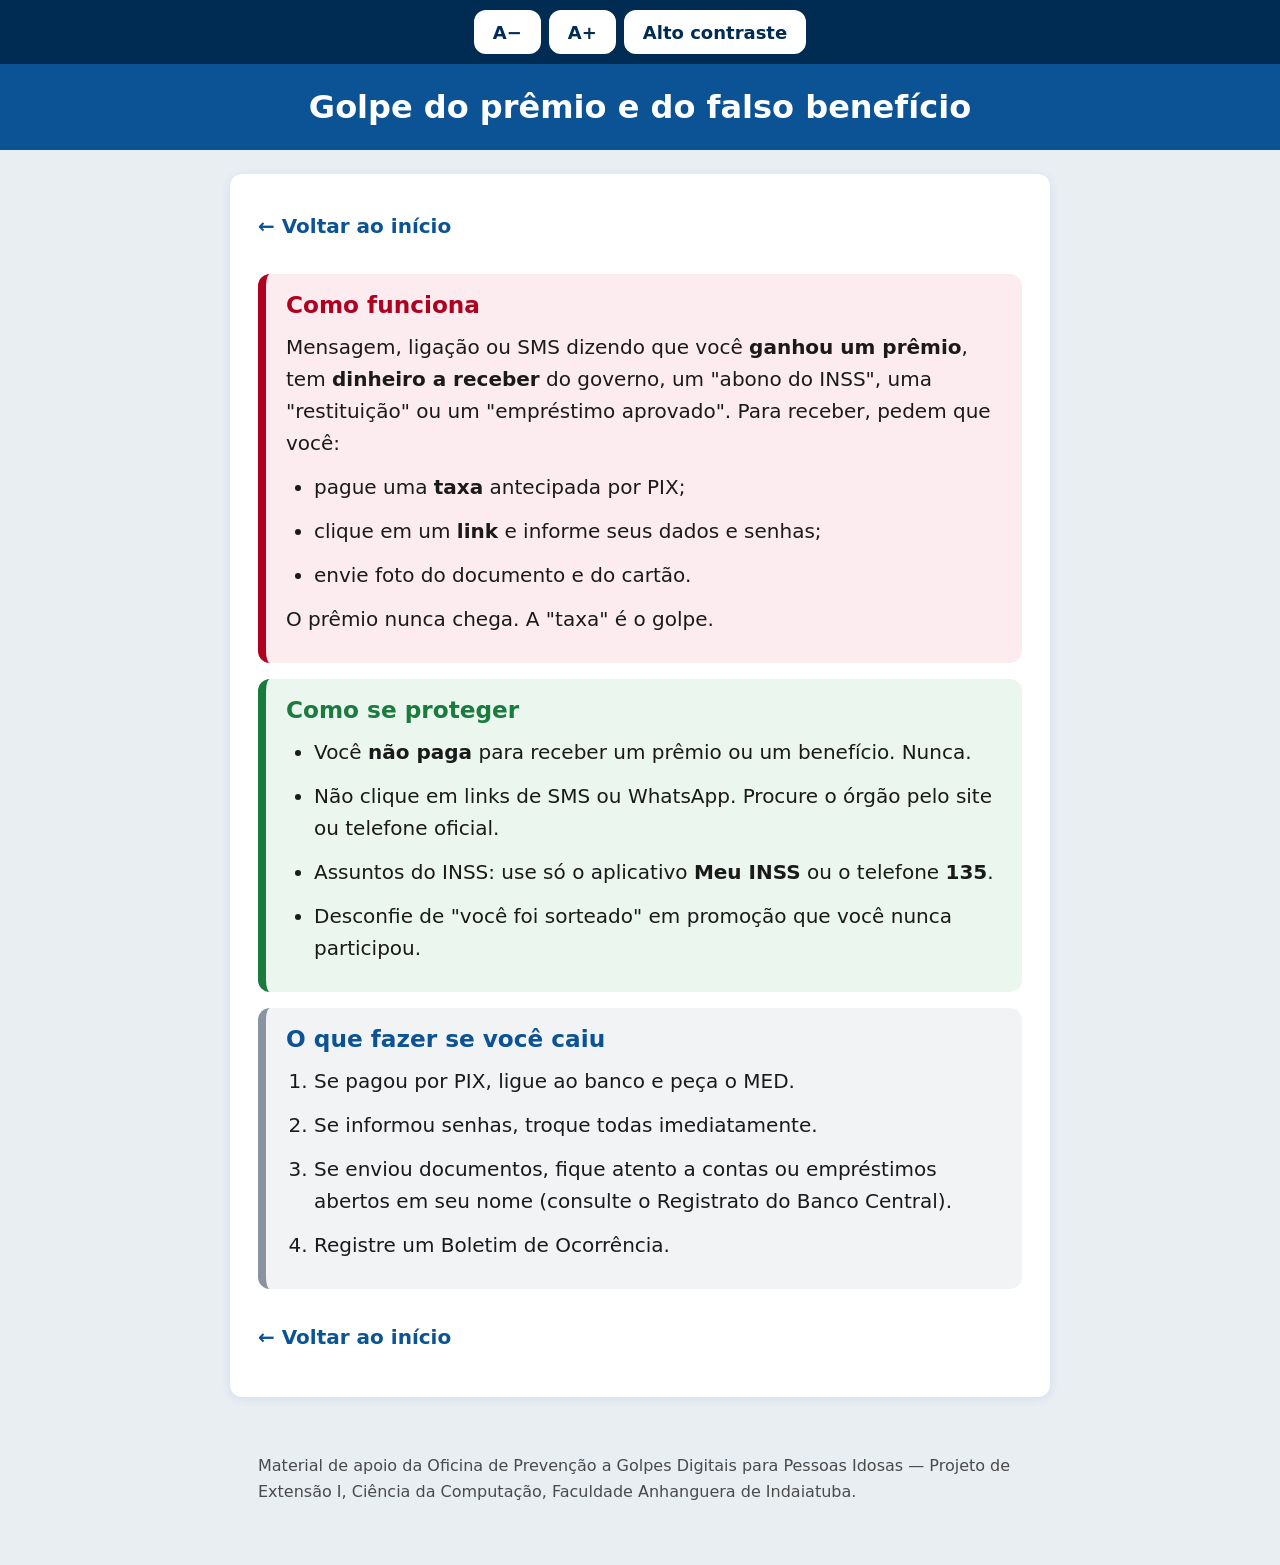
<file: docs/golpe-premio-beneficio.html>
<!DOCTYPE html>
<html lang="pt-BR">
<head>
  <meta charset="UTF-8">
  <meta name="viewport" content="width=device-width, initial-scale=1.0">
  <title>Golpe do prêmio e do falso benefício</title>
  <link rel="stylesheet" href="style.css">
</head>
<body>
  <header class="topo">
    <h1>Golpe do prêmio e do falso benefício</h1>
  </header>

  <main>
    <a class="voltar" href="index.html">&larr; Voltar ao início</a>

    <div class="caixa perigo">
      <h2>Como funciona</h2>
      <p>
        Mensagem, ligação ou SMS dizendo que você <strong>ganhou um prêmio</strong>,
        tem <strong>dinheiro a receber</strong> do governo, um "abono do INSS", uma
        "restituição" ou um "empréstimo aprovado". Para receber, pedem que você:
      </p>
      <ul>
        <li>pague uma <strong>taxa</strong> antecipada por PIX;</li>
        <li>clique em um <strong>link</strong> e informe seus dados e senhas;</li>
        <li>envie foto do documento e do cartão.</li>
      </ul>
      <p>O prêmio nunca chega. A "taxa" é o golpe.</p>
    </div>

    <div class="caixa ok">
      <h2>Como se proteger</h2>
      <ul>
        <li>Você <strong>não paga</strong> para receber um prêmio ou um benefício. Nunca.</li>
        <li>Não clique em links de SMS ou WhatsApp. Procure o órgão pelo site ou telefone oficial.</li>
        <li>Assuntos do INSS: use só o aplicativo <strong>Meu INSS</strong> ou o telefone <strong>135</strong>.</li>
        <li>Desconfie de "você foi sorteado" em promoção que você nunca participou.</li>
      </ul>
    </div>

    <div class="caixa">
      <h2>O que fazer se você caiu</h2>
      <ol>
        <li>Se pagou por PIX, ligue ao banco e peça o MED.</li>
        <li>Se informou senhas, troque todas imediatamente.</li>
        <li>Se enviou documentos, fique atento a contas ou empréstimos abertos em seu nome (consulte o Registrato do Banco Central).</li>
        <li>Registre um Boletim de Ocorrência.</li>
      </ol>
    </div>

    <a class="voltar" href="index.html">&larr; Voltar ao início</a>
  </main>

  <footer class="rodape">
    <p>Material de apoio da Oficina de Prevenção a Golpes Digitais para Pessoas Idosas — Projeto de Extensão I, Ciência da Computação, Faculdade Anhanguera de Indaiatuba.</p>
  </footer>

  <script src="acessibilidade.js"></script>
</body>
</html>
</file>
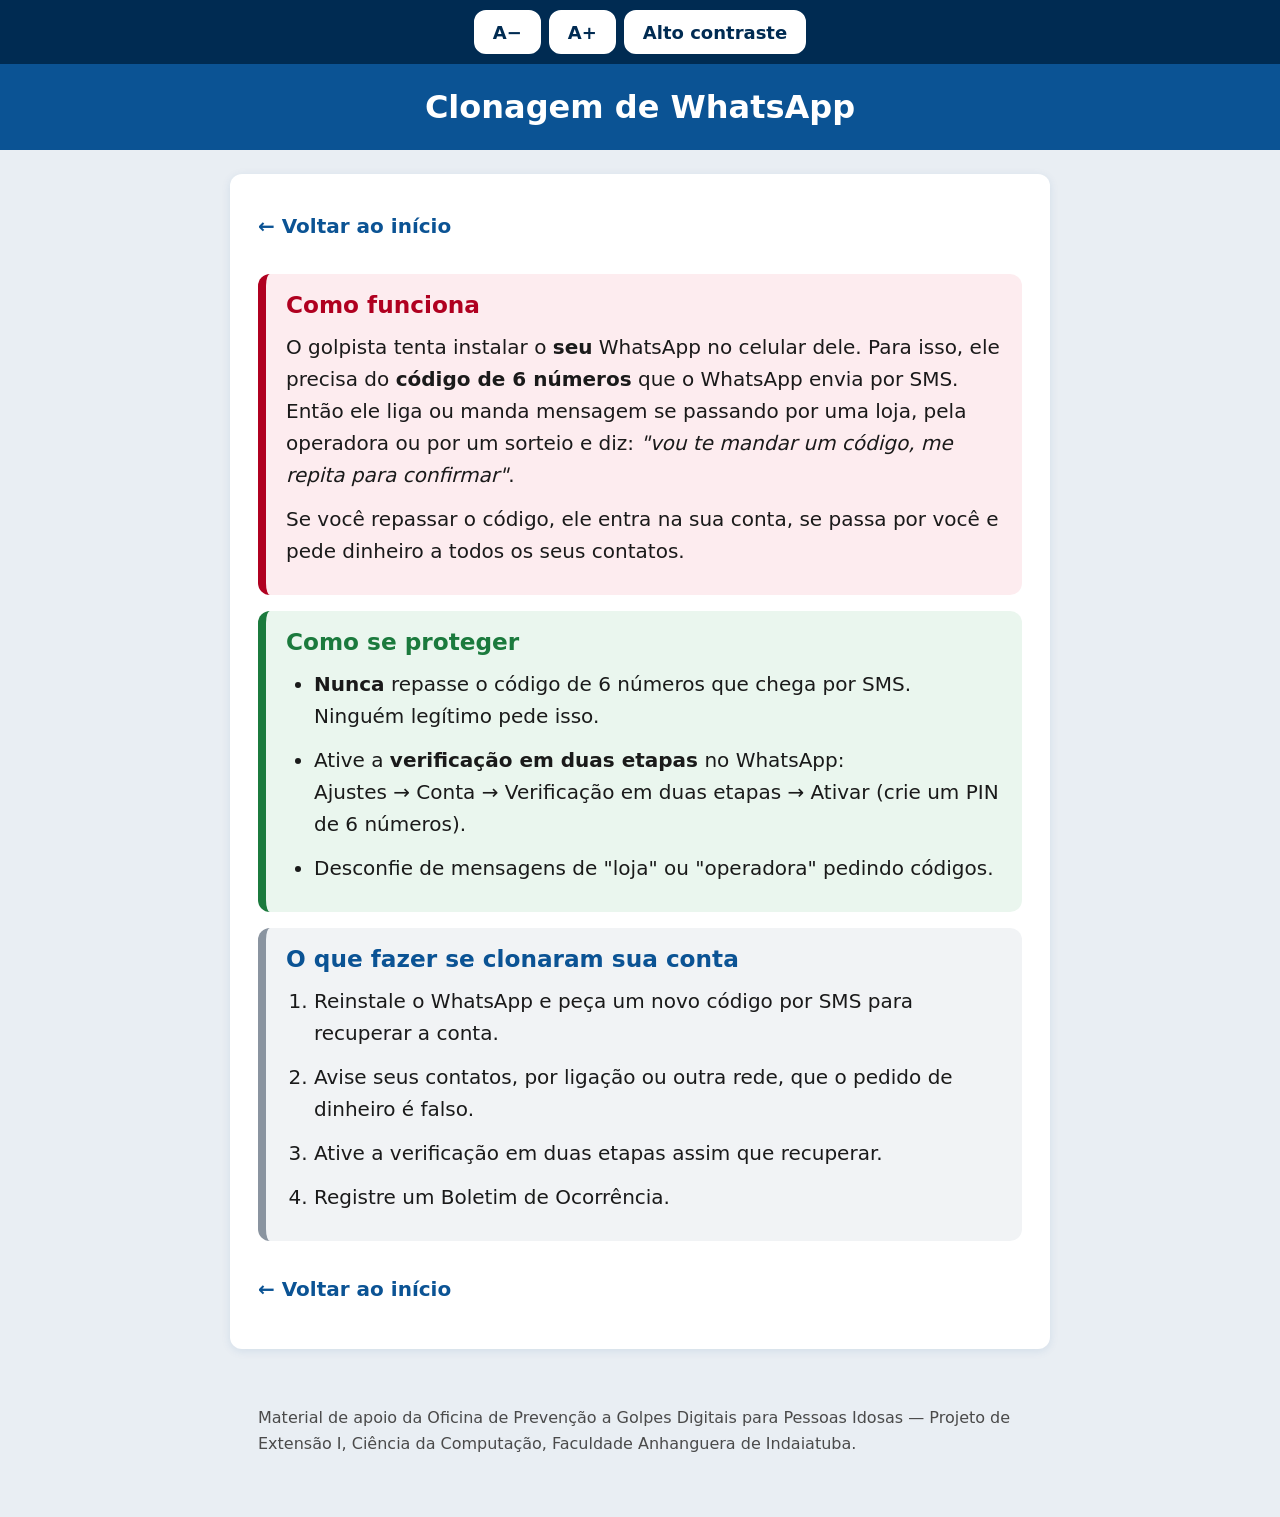
<file: docs/golpe-whatsapp.html>
<!DOCTYPE html>
<html lang="pt-BR">
<head>
  <meta charset="UTF-8">
  <meta name="viewport" content="width=device-width, initial-scale=1.0">
  <title>Clonagem de WhatsApp</title>
  <link rel="stylesheet" href="style.css">
</head>
<body>
  <header class="topo">
    <h1>Clonagem de WhatsApp</h1>
  </header>

  <main>
    <a class="voltar" href="index.html">&larr; Voltar ao início</a>

    <div class="caixa perigo">
      <h2>Como funciona</h2>
      <p>
        O golpista tenta instalar o <strong>seu</strong> WhatsApp no celular dele.
        Para isso, ele precisa do <strong>código de 6 números</strong> que o
        WhatsApp envia por SMS. Então ele liga ou manda mensagem se passando por
        uma loja, pela operadora ou por um sorteio e diz:
        <em>"vou te mandar um código, me repita para confirmar"</em>.
      </p>
      <p>
        Se você repassar o código, ele entra na sua conta, se passa por você e
        pede dinheiro a todos os seus contatos.
      </p>
    </div>

    <div class="caixa ok">
      <h2>Como se proteger</h2>
      <ul>
        <li><strong>Nunca</strong> repasse o código de 6 números que chega por SMS. Ninguém legítimo pede isso.</li>
        <li>Ative a <strong>verificação em duas etapas</strong> no WhatsApp:
          <br>Ajustes &rarr; Conta &rarr; Verificação em duas etapas &rarr; Ativar (crie um PIN de 6 números).</li>
        <li>Desconfie de mensagens de "loja" ou "operadora" pedindo códigos.</li>
      </ul>
    </div>

    <div class="caixa">
      <h2>O que fazer se clonaram sua conta</h2>
      <ol>
        <li>Reinstale o WhatsApp e peça um novo código por SMS para recuperar a conta.</li>
        <li>Avise seus contatos, por ligação ou outra rede, que o pedido de dinheiro é falso.</li>
        <li>Ative a verificação em duas etapas assim que recuperar.</li>
        <li>Registre um Boletim de Ocorrência.</li>
      </ol>
    </div>

    <a class="voltar" href="index.html">&larr; Voltar ao início</a>
  </main>

  <footer class="rodape">
    <p>Material de apoio da Oficina de Prevenção a Golpes Digitais para Pessoas Idosas — Projeto de Extensão I, Ciência da Computação, Faculdade Anhanguera de Indaiatuba.</p>
  </footer>

  <script src="acessibilidade.js"></script>
</body>
</html>
</file>
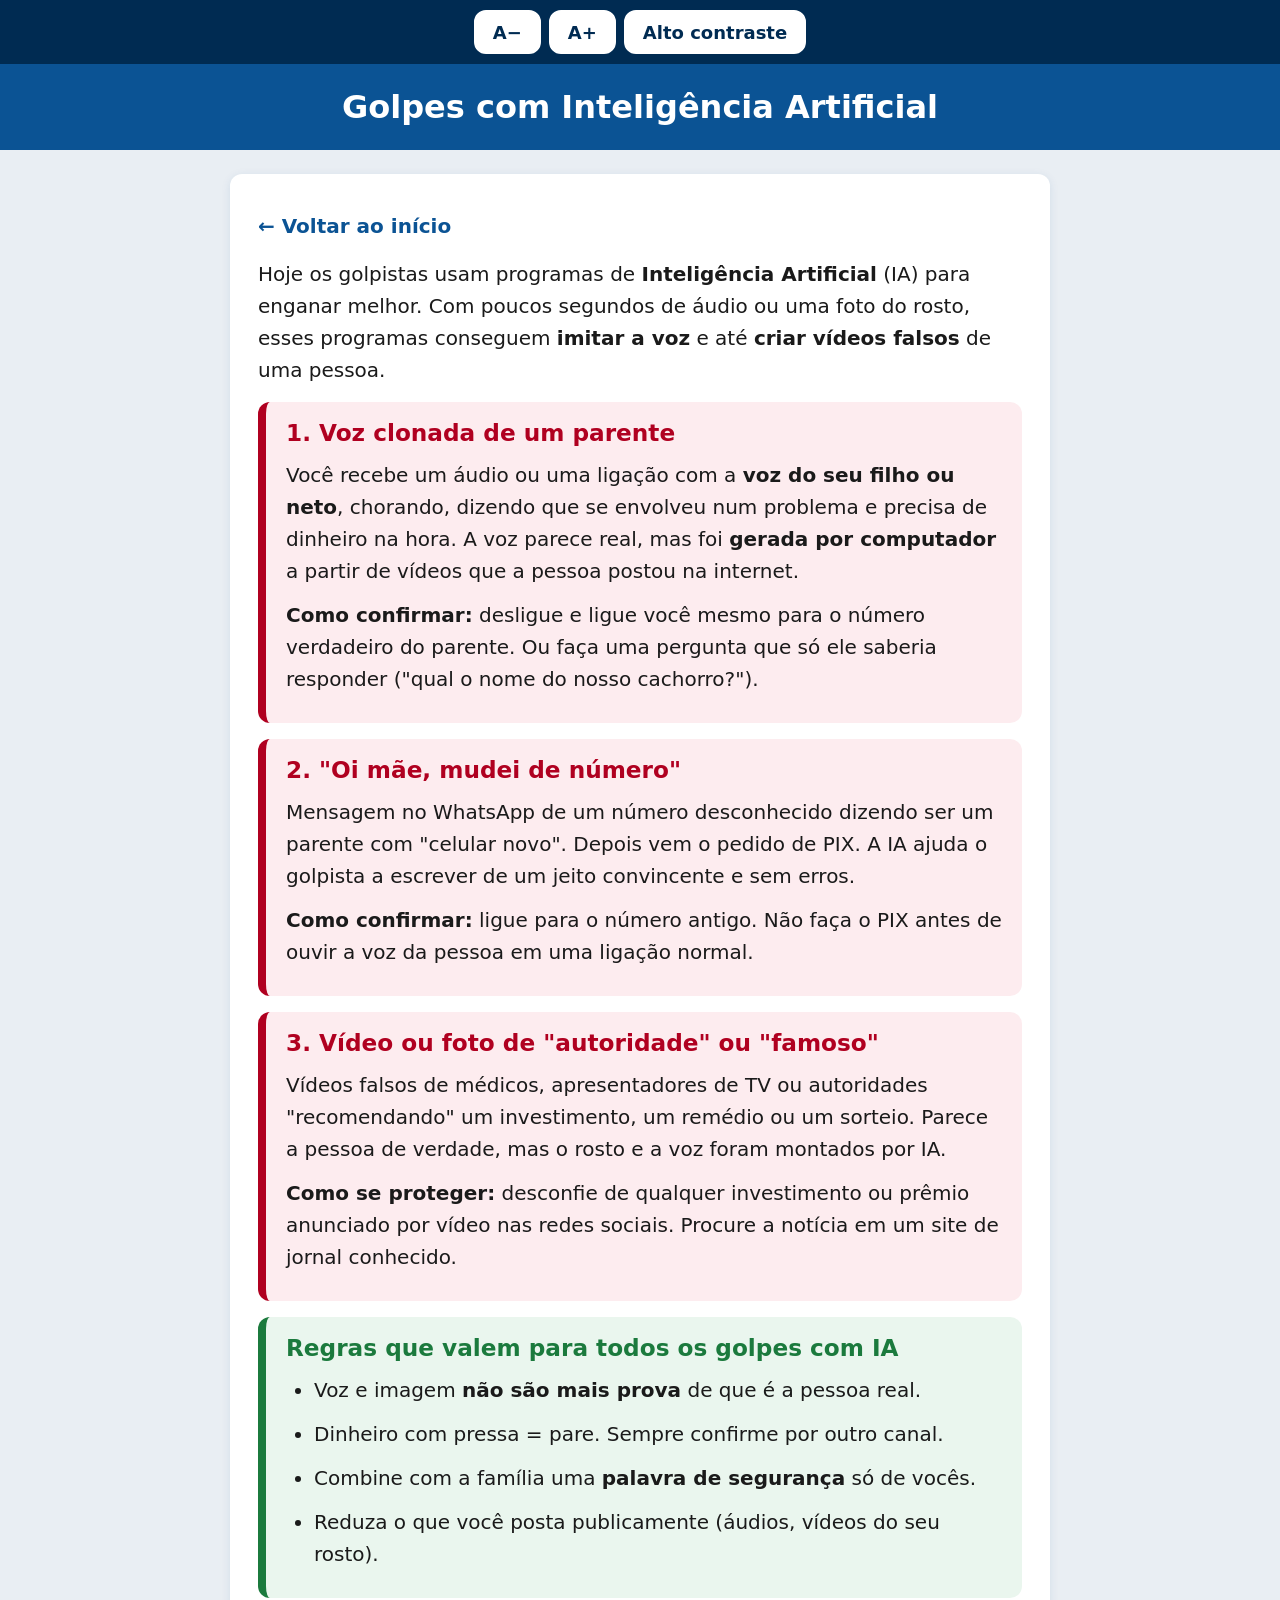
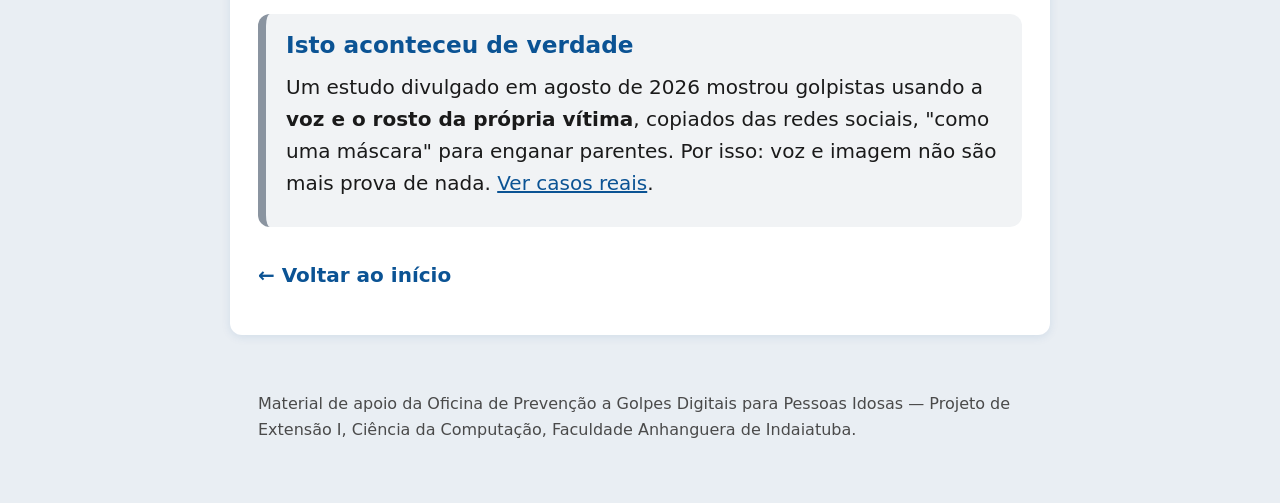
<file: docs/golpes-ia.html>
<!DOCTYPE html>
<html lang="pt-BR">
<head>
  <meta charset="UTF-8">
  <meta name="viewport" content="width=device-width, initial-scale=1.0">
  <title>Golpes com Inteligência Artificial</title>
  <link rel="stylesheet" href="style.css">
</head>
<body>
  <header class="topo">
    <h1>Golpes com Inteligência Artificial</h1>
  </header>

  <main>
    <a class="voltar" href="index.html">&larr; Voltar ao início</a>

    <p>
      Hoje os golpistas usam programas de <strong>Inteligência Artificial</strong>
      (IA) para enganar melhor. Com poucos segundos de áudio ou uma foto do rosto,
      esses programas conseguem <strong>imitar a voz</strong> e até
      <strong>criar vídeos falsos</strong> de uma pessoa.
    </p>

    <div class="caixa perigo">
      <h2>1. Voz clonada de um parente</h2>
      <p>
        Você recebe um áudio ou uma ligação com a <strong>voz do seu filho ou
        neto</strong>, chorando, dizendo que se envolveu num problema e precisa de
        dinheiro na hora. A voz parece real, mas foi <strong>gerada por
        computador</strong> a partir de vídeos que a pessoa postou na internet.
      </p>
      <p><strong>Como confirmar:</strong> desligue e ligue você mesmo para o número
      verdadeiro do parente. Ou faça uma pergunta que só ele saberia responder
      ("qual o nome do nosso cachorro?").</p>
    </div>

    <div class="caixa perigo">
      <h2>2. "Oi mãe, mudei de número"</h2>
      <p>
        Mensagem no WhatsApp de um número desconhecido dizendo ser um parente com
        "celular novo". Depois vem o pedido de PIX. A IA ajuda o golpista a
        escrever de um jeito convincente e sem erros.
      </p>
      <p><strong>Como confirmar:</strong> ligue para o número antigo. Não faça o
      PIX antes de ouvir a voz da pessoa em uma ligação normal.</p>
    </div>

    <div class="caixa perigo">
      <h2>3. Vídeo ou foto de "autoridade" ou "famoso"</h2>
      <p>
        Vídeos falsos de médicos, apresentadores de TV ou autoridades
        "recomendando" um investimento, um remédio ou um sorteio. Parece a pessoa
        de verdade, mas o rosto e a voz foram montados por IA.
      </p>
      <p><strong>Como se proteger:</strong> desconfie de qualquer investimento ou
      prêmio anunciado por vídeo nas redes sociais. Procure a notícia em um site
      de jornal conhecido.</p>
    </div>

    <div class="caixa ok">
      <h2>Regras que valem para todos os golpes com IA</h2>
      <ul>
        <li>Voz e imagem <strong>não são mais prova</strong> de que é a pessoa real.</li>
        <li>Dinheiro com pressa = pare. Sempre confirme por outro canal.</li>
        <li>Combine com a família uma <strong>palavra de segurança</strong> só de vocês.</li>
        <li>Reduza o que você posta publicamente (áudios, vídeos do seu rosto).</li>
      </ul>
    </div>

    <div class="caixa">
      <h2>Isto aconteceu de verdade</h2>
      <p>
        Um estudo divulgado em agosto de 2026 mostrou golpistas usando a
        <strong>voz e o rosto da própria vítima</strong>, copiados das redes
        sociais, "como uma máscara" para enganar parentes. Por isso: voz e imagem
        não são mais prova de nada. <a href="casos-reais.html">Ver casos reais</a>.
      </p>
    </div>

    <a class="voltar" href="index.html">&larr; Voltar ao início</a>
  </main>

  <footer class="rodape">
    <p>Material de apoio da Oficina de Prevenção a Golpes Digitais para Pessoas Idosas — Projeto de Extensão I, Ciência da Computação, Faculdade Anhanguera de Indaiatuba.</p>
  </footer>

  <script src="acessibilidade.js"></script>
</body>
</html>
</file>
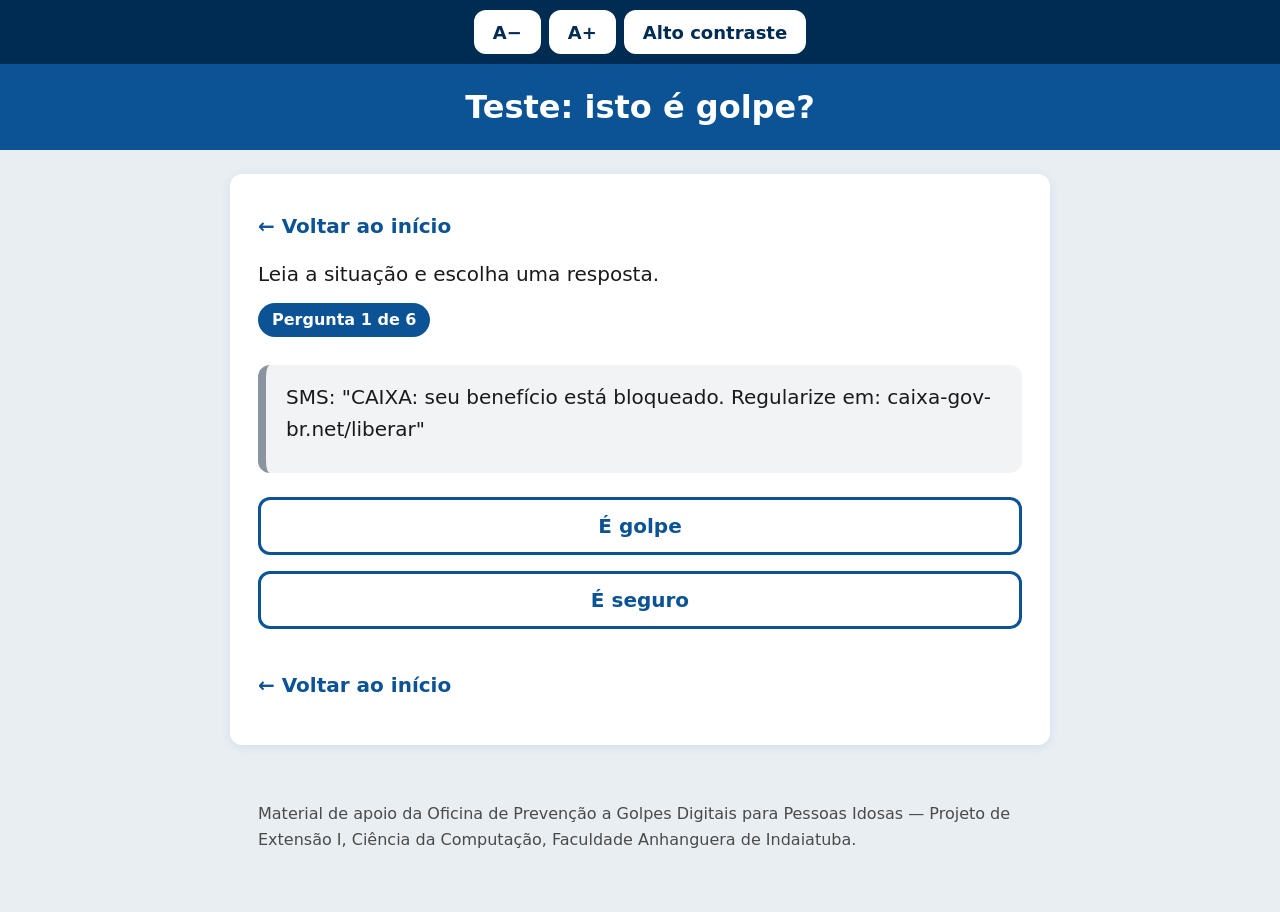
<file: docs/quiz.html>
<!DOCTYPE html>
<html lang="pt-BR">
<head>
  <meta charset="UTF-8">
  <meta name="viewport" content="width=device-width, initial-scale=1.0">
  <title>Teste: isto é golpe?</title>
  <link rel="stylesheet" href="style.css">
</head>
<body>
  <header class="topo">
    <h1>Teste: isto é golpe?</h1>
  </header>

  <main>
    <a class="voltar" href="index.html">&larr; Voltar ao início</a>

    <p>Leia a situação e escolha uma resposta.</p>

    <p id="contador"><strong>Pergunta 1</strong></p>

    <div class="caixa">
      <p id="pergunta">Carregando...</p>
    </div>

    <div id="botoes">
      <button id="btnGolpe">É golpe</button>
      <button id="btnSeguro">É seguro</button>
    </div>

    <p id="resultado"></p>

    <button id="proxima" hidden>Próxima pergunta</button>

    <a class="voltar" href="index.html">&larr; Voltar ao início</a>
  </main>

  <footer class="rodape">
    <p>Material de apoio da Oficina de Prevenção a Golpes Digitais para Pessoas Idosas — Projeto de Extensão I, Ciência da Computação, Faculdade Anhanguera de Indaiatuba.</p>
  </footer>

  <script src="acessibilidade.js"></script>
  <script src="quiz.js"></script>
</body>
</html>
</file>
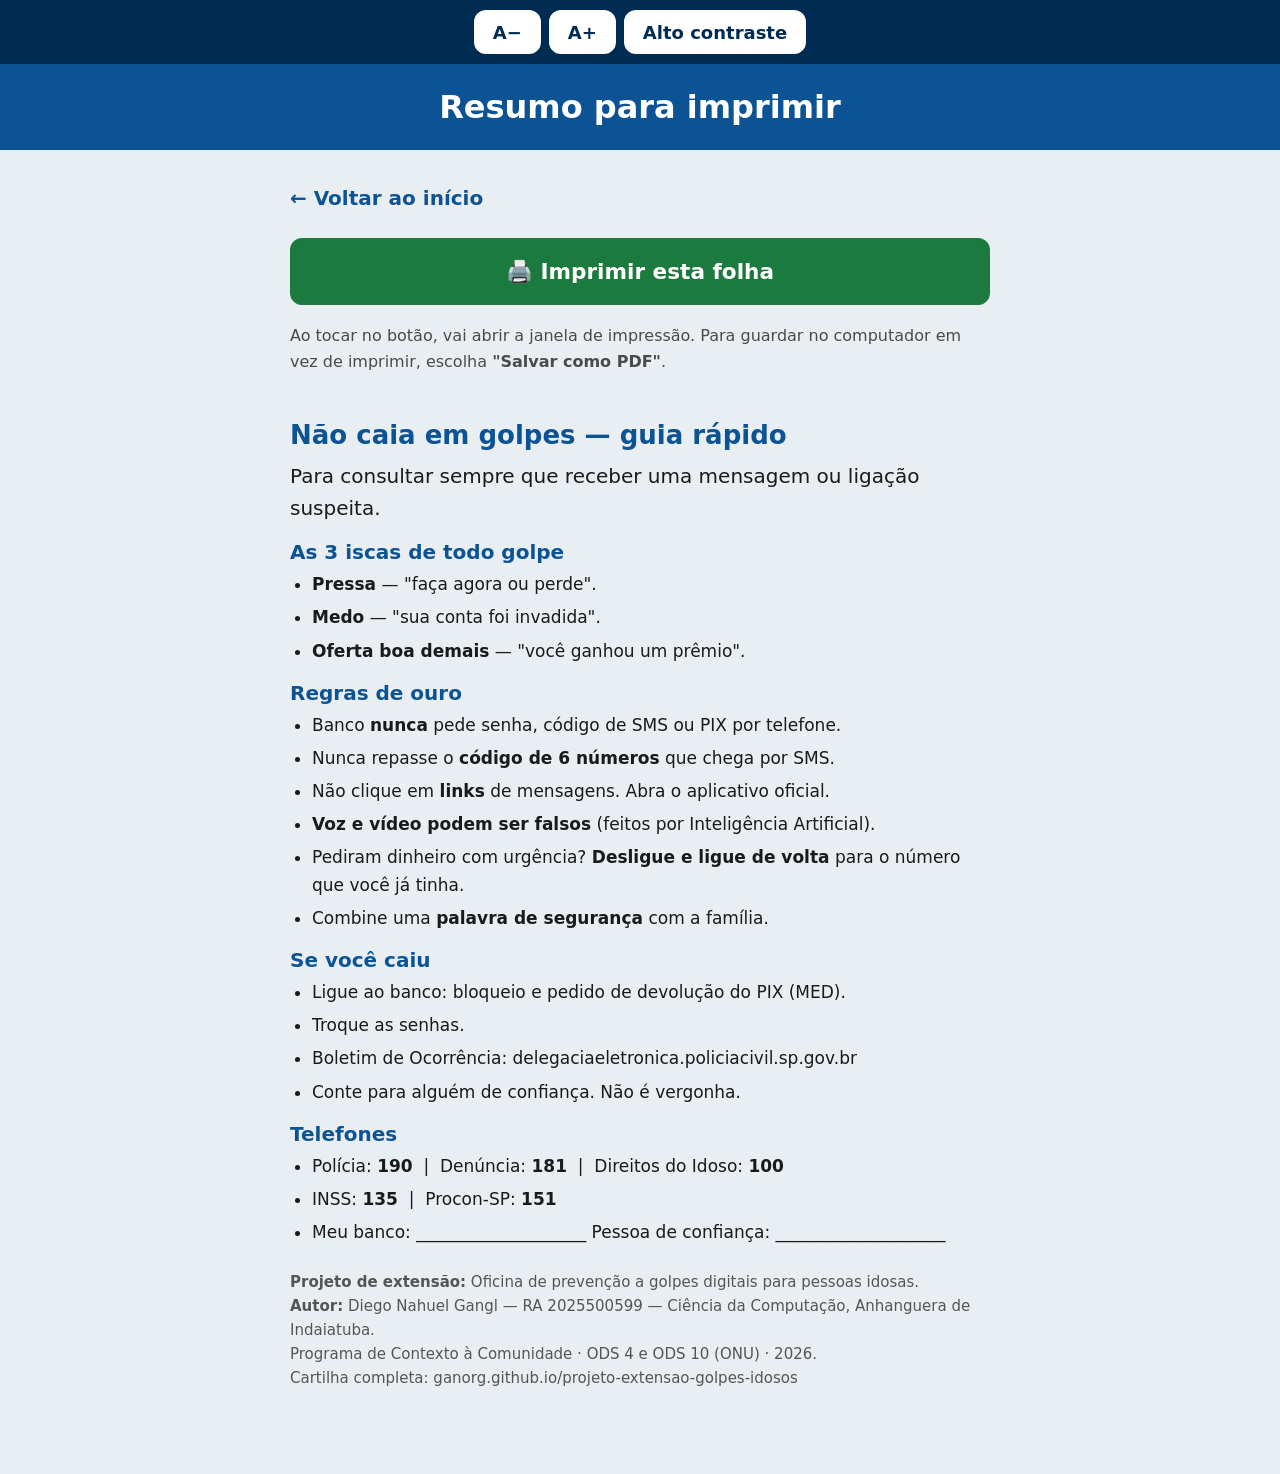
<file: docs/resumo-impressao.html>
<!DOCTYPE html>
<html lang="pt-BR">
<head>
  <meta charset="UTF-8">
  <meta name="viewport" content="width=device-width, initial-scale=1.0">
  <title>Resumo para imprimir</title>
  <link rel="stylesheet" href="style.css">
  <style>
    /* Estilo próprio desta folha, pensada para IMPRESSÃO em 1 página A4.
       No navegador: use Arquivo > Imprimir (ou Ctrl+P) e escolha "Salvar como PDF". */
    .folha {
      max-width: 700px;
      margin: 0 auto;
      padding: 24px 0;
    }
    .folha h1 { font-size: 26px; color: var(--cor-primaria); margin-bottom: 4px; }
    .folha h2 { font-size: 20px; margin: 16px 0 6px; }
    .folha ul { padding-left: 22px; }
    .folha li { font-size: 17px; margin-bottom: 6px; }
    .assinatura { margin-top: 24px; font-size: 15px; color: #555; }
    .no-print { margin: 16px auto; max-width: 700px; }

    /* Botão grande de imprimir */
    .btn-imprimir {
      width: 100%;
      background: var(--cor-ok);
      color: #fff;
      border-color: var(--cor-ok);
      font-size: 1.35rem;
      padding: 18px 20px;
      min-height: 64px;
    }
    .btn-imprimir:hover { background: #15642f; border-color: #15642f; }
    .dica-imprimir { margin-top: 10px; color: #4a4a4a; font-size: 1rem; }

    @media print {
      .no-print, header.topo, .barra-acessibilidade { display: none !important; }
      body { font-size: 13pt; padding: 0; }
      .folha { padding: 0; }
      a { color: #000; text-decoration: none; }
    }
  </style>
</head>
<body>
  <header class="topo">
    <h1>Resumo para imprimir</h1>
  </header>

  <div class="no-print">
    <a class="voltar" href="index.html">&larr; Voltar ao início</a>
    <button type="button" class="btn-imprimir" onclick="window.print()">
      🖨️ Imprimir esta folha
    </button>
    <p class="dica-imprimir">
      Ao tocar no botão, vai abrir a janela de impressão. Para guardar no
      computador em vez de imprimir, escolha <strong>"Salvar como PDF"</strong>.
    </p>
  </div>

  <div class="folha">
    <h1>Não caia em golpes — guia rápido</h1>
    <p>Para consultar sempre que receber uma mensagem ou ligação suspeita.</p>

    <h2>As 3 iscas de todo golpe</h2>
    <ul>
      <li><strong>Pressa</strong> — "faça agora ou perde".</li>
      <li><strong>Medo</strong> — "sua conta foi invadida".</li>
      <li><strong>Oferta boa demais</strong> — "você ganhou um prêmio".</li>
    </ul>

    <h2>Regras de ouro</h2>
    <ul>
      <li>Banco <strong>nunca</strong> pede senha, código de SMS ou PIX por telefone.</li>
      <li>Nunca repasse o <strong>código de 6 números</strong> que chega por SMS.</li>
      <li>Não clique em <strong>links</strong> de mensagens. Abra o aplicativo oficial.</li>
      <li><strong>Voz e vídeo podem ser falsos</strong> (feitos por Inteligência Artificial).</li>
      <li>Pediram dinheiro com urgência? <strong>Desligue e ligue de volta</strong> para o número que você já tinha.</li>
      <li>Combine uma <strong>palavra de segurança</strong> com a família.</li>
    </ul>

    <h2>Se você caiu</h2>
    <ul>
      <li>Ligue ao banco: bloqueio e pedido de devolução do PIX (MED).</li>
      <li>Troque as senhas.</li>
      <li>Boletim de Ocorrência: delegaciaeletronica.policiacivil.sp.gov.br</li>
      <li>Conte para alguém de confiança. Não é vergonha.</li>
    </ul>

    <h2>Telefones</h2>
    <ul>
      <li>Polícia: <strong>190</strong> &nbsp;|&nbsp; Denúncia: <strong>181</strong> &nbsp;|&nbsp; Direitos do Idoso: <strong>100</strong></li>
      <li>INSS: <strong>135</strong> &nbsp;|&nbsp; Procon-SP: <strong>151</strong></li>
      <li>Meu banco: ____________________  Pessoa de confiança: ____________________</li>
    </ul>

    <p class="assinatura">
      <strong>Projeto de extensão:</strong> Oficina de prevenção a golpes digitais
      para pessoas idosas.<br>
      <strong>Autor:</strong> Diego Nahuel Gangl — RA 2025500599 — Ciência da
      Computação, Anhanguera de Indaiatuba.<br>
      Programa de Contexto à Comunidade · ODS 4 e ODS 10 (ONU) · 2026.<br>
      Cartilha completa: ganorg.github.io/projeto-extensao-golpes-idosos
    </p>
  </div>

  <script src="acessibilidade.js"></script>
</body>
</html>
</file>
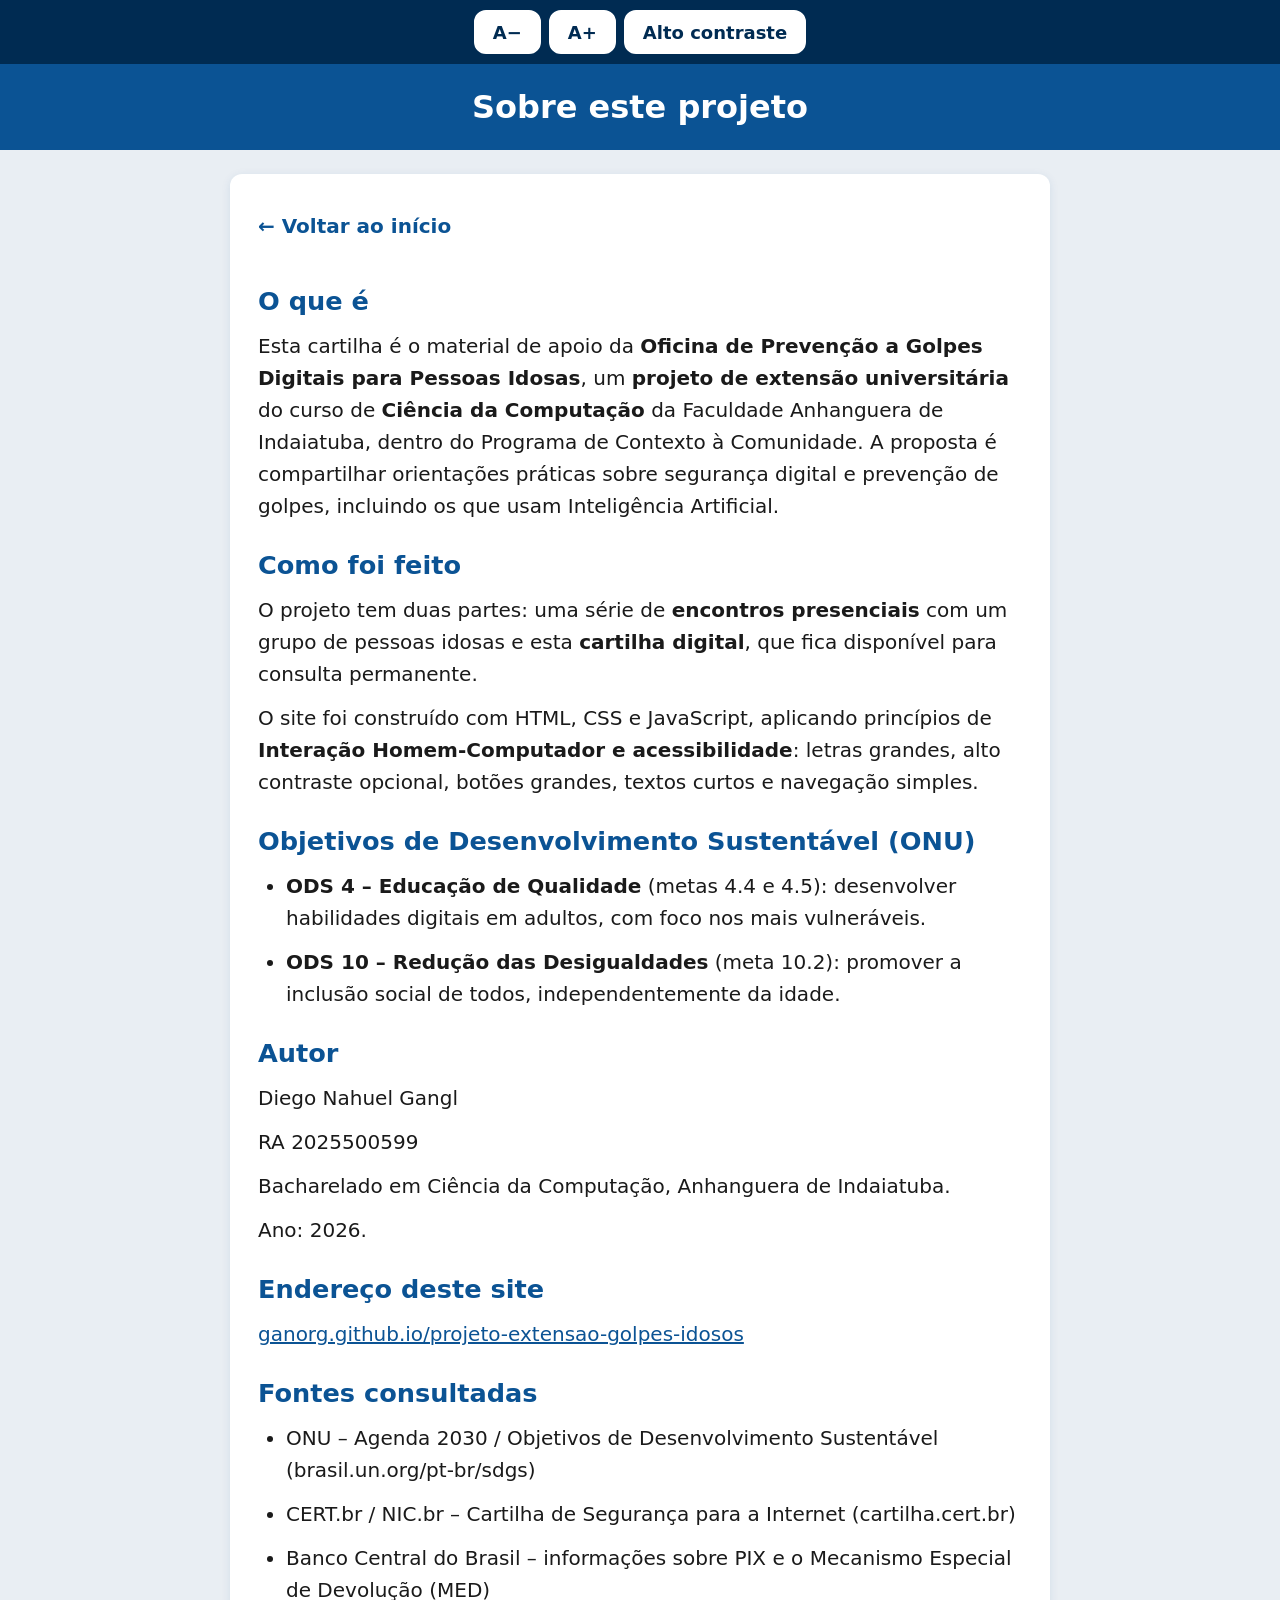
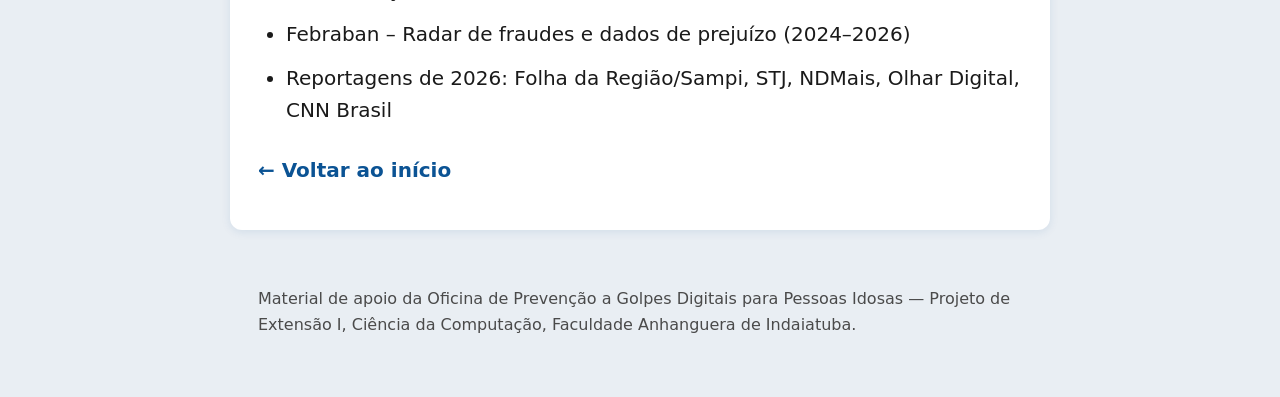
<file: docs/sobre.html>
<!DOCTYPE html>
<html lang="pt-BR">
<head>
  <meta charset="UTF-8">
  <meta name="viewport" content="width=device-width, initial-scale=1.0">
  <title>Sobre o projeto</title>
  <link rel="stylesheet" href="style.css">
</head>
<body>
  <header class="topo">
    <h1>Sobre este projeto</h1>
  </header>

  <main>
    <a class="voltar" href="index.html">&larr; Voltar ao início</a>

    <h2>O que é</h2>
    <p>
      Esta cartilha é o material de apoio da <strong>Oficina de Prevenção a Golpes
      Digitais para Pessoas Idosas</strong>, um <strong>projeto de extensão
      universitária</strong> do curso de <strong>Ciência da Computação</strong> da
      Faculdade Anhanguera de Indaiatuba, dentro do Programa de Contexto à
      Comunidade. A proposta é compartilhar orientações práticas sobre segurança
      digital e prevenção de golpes, incluindo os que usam Inteligência Artificial.
    </p>

    <h2>Como foi feito</h2>
    <p>
      O projeto tem duas partes: uma série de <strong>encontros presenciais</strong>
      com um grupo de pessoas idosas e esta <strong>cartilha digital</strong>, que
      fica disponível para consulta permanente.
    </p>
    <p>
      O site foi construído com HTML, CSS e JavaScript, aplicando princípios de
      <strong>Interação Homem-Computador e acessibilidade</strong>: letras grandes,
      alto contraste opcional, botões grandes, textos curtos e navegação simples.
    </p>

    <h2>Objetivos de Desenvolvimento Sustentável (ONU)</h2>
    <ul>
      <li><strong>ODS 4 – Educação de Qualidade</strong> (metas 4.4 e 4.5):
        desenvolver habilidades digitais em adultos, com foco nos mais vulneráveis.</li>
      <li><strong>ODS 10 – Redução das Desigualdades</strong> (meta 10.2):
        promover a inclusão social de todos, independentemente da idade.</li>
    </ul>

    <h2>Autor</h2>
    <p>Diego Nahuel Gangl</p>
    <p>RA 2025500599</p>
    <p>Bacharelado em Ciência da Computação, Anhanguera de Indaiatuba.</p>
    <p>Ano: 2026.</p>

    <h2>Endereço deste site</h2>
    <p>
      <a href="https://ganorg.github.io/projeto-extensao-golpes-idosos/">
        ganorg.github.io/projeto-extensao-golpes-idosos</a>
    </p>

    <h2>Fontes consultadas</h2>
    <ul>
      <li>ONU – Agenda 2030 / Objetivos de Desenvolvimento Sustentável (brasil.un.org/pt-br/sdgs)</li>
      <li>CERT.br / NIC.br – Cartilha de Segurança para a Internet (cartilha.cert.br)</li>
      <li>Banco Central do Brasil – informações sobre PIX e o Mecanismo Especial de Devolução (MED)</li>
      <li>Febraban – Radar de fraudes e dados de prejuízo (2024–2026)</li>
      <li>Reportagens de 2026: Folha da Região/Sampi, STJ, NDMais, Olhar Digital, CNN Brasil</li>
    </ul>

    <a class="voltar" href="index.html">&larr; Voltar ao início</a>
  </main>

  <footer class="rodape">
    <p>Material de apoio da Oficina de Prevenção a Golpes Digitais para Pessoas Idosas — Projeto de Extensão I, Ciência da Computação, Faculdade Anhanguera de Indaiatuba.</p>
  </footer>

  <script src="acessibilidade.js"></script>
</body>
</html>
</file>
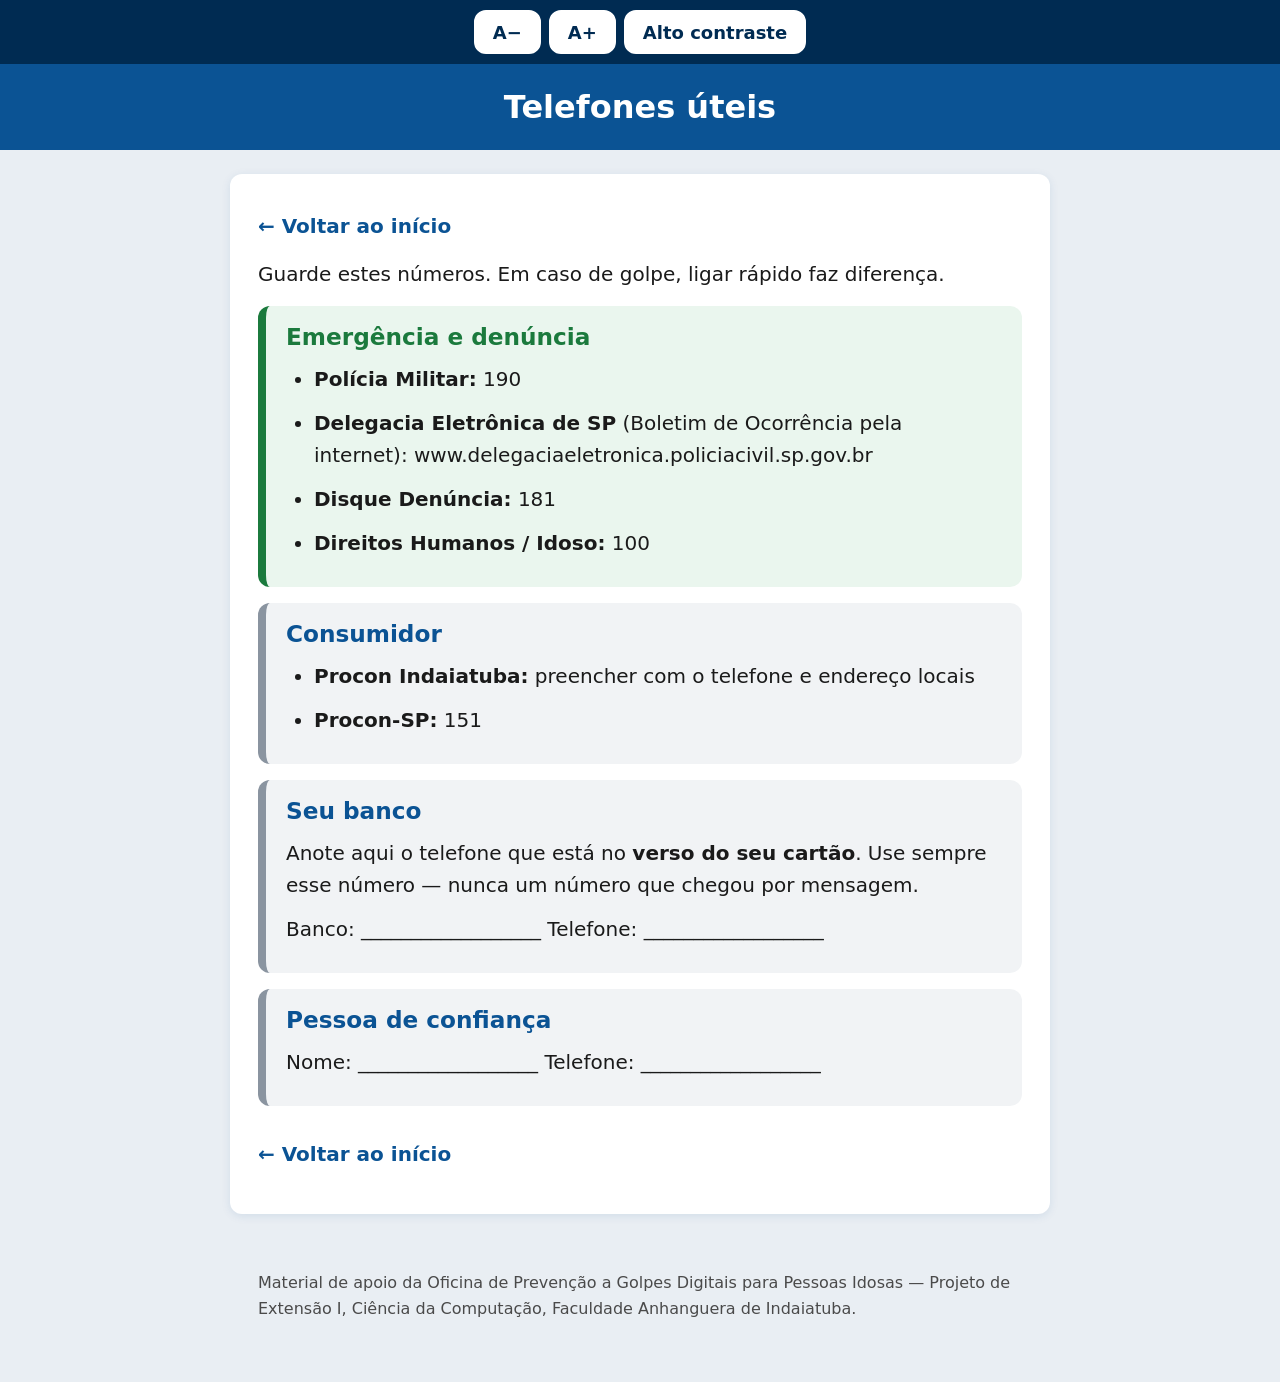
<file: docs/telefones-uteis.html>
<!DOCTYPE html>
<html lang="pt-BR">
<head>
  <meta charset="UTF-8">
  <meta name="viewport" content="width=device-width, initial-scale=1.0">
  <title>Telefones úteis</title>
  <link rel="stylesheet" href="style.css">
</head>
<body>
  <header class="topo">
    <h1>Telefones úteis</h1>
  </header>

  <main>
    <a class="voltar" href="index.html">&larr; Voltar ao início</a>

    <p>Guarde estes números. Em caso de golpe, ligar rápido faz diferença.</p>

    <div class="caixa ok">
      <h2>Emergência e denúncia</h2>
      <ul>
        <li><strong>Polícia Militar:</strong> 190</li>
        <li><strong>Delegacia Eletrônica de SP</strong> (Boletim de Ocorrência pela internet): www.delegaciaeletronica.policiacivil.sp.gov.br</li>
        <li><strong>Disque Denúncia:</strong> 181</li>
        <li><strong>Direitos Humanos / Idoso:</strong> 100</li>
      </ul>
    </div>

    <div class="caixa">
      <h2>Consumidor</h2>
      <ul>
        <li><strong>Procon Indaiatuba:</strong> preencher com o telefone e endereço locais</li>
        <li><strong>Procon-SP:</strong> 151</li>
      </ul>
    </div>

    <div class="caixa">
      <h2>Seu banco</h2>
      <p>
        Anote aqui o telefone que está no <strong>verso do seu cartão</strong>.
        Use sempre esse número — nunca um número que chegou por mensagem.
      </p>
      <p>Banco: __________________  Telefone: __________________</p>
    </div>

    <div class="caixa">
      <h2>Pessoa de confiança</h2>
      <p>Nome: __________________  Telefone: __________________</p>
    </div>

    <a class="voltar" href="index.html">&larr; Voltar ao início</a>
  </main>

  <footer class="rodape">
    <p>Material de apoio da Oficina de Prevenção a Golpes Digitais para Pessoas Idosas — Projeto de Extensão I, Ciência da Computação, Faculdade Anhanguera de Indaiatuba.</p>
  </footer>

  <script src="acessibilidade.js"></script>
</body>
</html>
</file>
<file: docs/style.css>
/* ==========================================================================
   Cartilha de prevenção a golpes digitais para pessoas idosas
   Folha de estilo única, com foco em ACESSIBILIDADE para pessoas idosas:
   - fonte grande, escala fluida (clamp) para caber bem no celular
   - alto contraste (texto quase preto sobre fundo branco) + modo alto contraste
   - botões e links grandes, fáceis de acertar com o dedo
   - contorno visível quando o elemento está selecionado (foco)
   - retorno visual (hover/focus) discreto, respeitando prefers-reduced-motion
   Estes são princípios de Interação Homem-Computador (IHC) e acessibilidade.
   ========================================================================== */

/* Reset simples */
* {
  box-sizing: border-box;
  margin: 0;
  padding: 0;
}

:root {
  --cor-texto: #1a1a1a;
  --cor-pagina: #e9eef3;      /* fundo da página (atrás do conteúdo) */
  --cor-superficie: #ffffff;  /* fundo do bloco de conteúdo */
  --cor-primaria: #0b5394;    /* azul escuro, bom contraste */
  --cor-primaria-escura: #08406f;
  --cor-perigo: #b00020;      /* vermelho para alertas de golpe */
  --cor-ok: #1b7a3d;          /* verde para "o que fazer" */
  --cor-caixa: #eef4fb;       /* azul bem claro para caixas de destaque */
  --cor-neutra: #f1f3f5;      /* cinza claro para caixas neutras */
  --raio: 12px;
  --sombra: 0 2px 10px rgba(11, 83, 148, 0.10);
}

html { font-size: 100%; }     /* base 16px; A+/A- pode aumentar via body */

body {
  font-family: system-ui, -apple-system, "Segoe UI", Roboto, Arial, sans-serif;
  font-size: 1.25rem;         /* ~20px: base grande */
  line-height: 1.6;
  color: var(--cor-texto);
  background: var(--cor-pagina);
  padding-bottom: 48px;
}

/* Faixa de título no topo (ocupa toda a largura) */
header.topo {
  background: var(--cor-primaria);
  color: #fff;
  padding: 24px 16px;
  text-align: center;
}
header.topo h1 {
  font-size: clamp(1.6rem, 4.8vw, 2rem);
  line-height: 1.2;
}
header.topo p {
  font-size: clamp(1.05rem, 3vw, 1.25rem);
  line-height: 1.3;
  margin-top: 6px;
  opacity: 0.95;
}

/* Bloco central de conteúdo, apresentado como um "cartão" sobre a página */
main {
  max-width: 820px;
  margin: 24px auto 0;
  padding: 20px 28px 28px;
  background: var(--cor-superficie);
  border-radius: var(--raio);
  box-shadow: var(--sombra);
}
@media (max-width: 600px) {
  main { margin: 12px 10px 0; padding: 14px 16px 20px; }
}

h2 {
  font-size: clamp(1.35rem, 3.6vw, 1.6rem);
  line-height: 1.25;
  margin: 28px 0 12px;
  color: var(--cor-primaria);
}
h3 {
  font-size: clamp(1.2rem, 3vw, 1.35rem);
  line-height: 1.3;
  margin: 20px 0 8px;
}
p, li { font-size: 1.25rem; margin-bottom: 12px; }
ul, ol { padding-left: 28px; }

a { color: var(--cor-primaria); }
a:hover { color: var(--cor-primaria-escura); }

/* Botão de voltar */
.voltar {
  display: inline-block;
  margin: 16px 0;
  font-size: 1.25rem;
  text-decoration: none;
  color: var(--cor-primaria);
  font-weight: bold;
}
.voltar:hover { text-decoration: underline; }

/* Texto de abertura da página inicial */
.intro { margin-top: 4px; }

/* Grupos temáticos da página inicial */
.grupo { margin: 34px 0; }
.grupo > h2 {
  border-left: 5px solid var(--cor-primaria);
  padding-left: 12px;
  margin-bottom: 4px;
}
.grupo-dica {
  color: #4a4a4a;
  font-size: 1.05rem;
  margin: 4px 0 0;
}

/* Caixa "Regra de ouro" em destaque no topo */
.caixa.destaque { margin: 20px 0 8px; border-left-width: 10px; }

/* Lista de assuntos — sempre uma coluna, como uma lista tocável */
.menu {
  display: flex;
  flex-direction: column;
  gap: 12px;
  margin-top: 14px;
}
.cartao {
  position: relative;
  display: flex;
  align-items: center;
  min-height: 66px;
  padding: 14px 46px 14px 20px;   /* espaço à direita para a seta */
  background: var(--cor-caixa);
  border: 2px solid var(--cor-primaria);
  border-radius: var(--raio);
  font-size: 1.3rem;
  font-weight: bold;
  text-decoration: none;
  color: var(--cor-primaria);
  transition: transform 0.12s ease, box-shadow 0.12s ease, background 0.12s ease;
}
.cartao::after {          /* seta indicando que leva a outra página */
  content: "›";
  position: absolute;
  right: 16px;
  top: 50%;
  transform: translateY(-50%);
  font-size: 1.9rem;
  line-height: 1;
}
.cartao:hover,
.cartao:focus-visible {
  background: #dce9f7;
  transform: translateX(3px);
  box-shadow: 0 4px 12px rgba(11, 83, 148, 0.20);
}

/* Painéis "Cartilha impressa" e "Sobre o projeto" — destaque próprio,
   diferente dos cartões de assunto (fundo branco, ícone e descrição) */
.paineis {
  display: flex;
  flex-direction: column;
  gap: 12px;
  margin-top: 14px;
}
.painel {
  display: flex;
  align-items: flex-start;
  gap: 16px;
  padding: 18px 20px;
  background: #fff;
  border: 2px solid var(--cor-primaria);
  border-left-width: 8px;
  border-radius: var(--raio);
  text-decoration: none;
  color: var(--cor-texto);
  transition: background 0.12s ease, box-shadow 0.12s ease;
}
.painel:hover,
.painel:focus-visible {
  background: var(--cor-caixa);
  box-shadow: 0 4px 12px rgba(11, 83, 148, 0.18);
}
.painel-icone { font-size: 2.1rem; line-height: 1; flex-shrink: 0; }
.painel-texto { display: flex; flex-direction: column; gap: 4px; }
.painel-texto strong { color: var(--cor-primaria); font-size: 1.3rem; }
.painel-texto span { font-size: 1.05rem; color: #333; }

/* Caixas de conteúdo dentro das páginas */
.caixa {
  border-radius: var(--raio);
  padding: 16px 20px;
  margin: 16px 0;
  border-left: 8px solid #8a94a0;
  background: var(--cor-neutra);
}
.caixa.perigo { border-left-color: var(--cor-perigo); background: #fdecef; }
.caixa.ok     { border-left-color: var(--cor-ok);     background: #eaf6ee; }
.caixa h2 { margin-top: 0; font-size: clamp(1.25rem, 3.2vw, 1.45rem); }
.caixa.perigo h2 { color: var(--cor-perigo); }
.caixa.ok h2     { color: var(--cor-ok); }

/* Botões (usados no quiz) */
button {
  font-family: inherit;
  font-size: 1.25rem;
  padding: 14px 20px;
  border-radius: var(--raio);
  border: 3px solid var(--cor-primaria);
  background: #fff;
  color: var(--cor-primaria);
  font-weight: bold;
  cursor: pointer;
  min-height: 52px;
  width: 100%;
  margin: 8px 0;
  transition: background 0.12s ease;
}
button:hover { background: var(--cor-caixa); }
button:disabled { opacity: 0.55; cursor: default; }

/* Contorno de FOCO bem visível (acessibilidade para teclado) */
a:focus-visible,
button:focus-visible,
.cartao:focus-visible {
  outline: 4px solid #ffbf00;
  outline-offset: 3px;
}

/* Quem não suporta :focus-visible ainda recebe um contorno no foco */
a:focus, button:focus { outline: 3px solid #ffbf00; outline-offset: 2px; }

/* Respeita quem pediu menos animação */
@media (prefers-reduced-motion: reduce) {
  * { transition: none !important; }
  .cartao:hover, .cartao:focus-visible { transform: none; }
}

/* Rodapé com a origem do projeto */
footer.rodape {
  max-width: 820px;
  margin: 40px auto 0;
  padding: 16px 28px 0;
  font-size: 1rem;
  color: #4a4a4a;
}
footer.rodape p { font-size: 1rem; }

/* ==========================================================================
   Quiz
   ========================================================================== */
#contador {
  display: inline-block;
  background: var(--cor-primaria);
  color: #fff;
  font-weight: bold;
  font-size: 1rem;
  padding: 4px 14px;
  border-radius: 999px;
}
#resultado { font-size: 1.375rem; font-weight: bold; margin-top: 16px; }
/* Quando há texto de retorno, ele vira uma caixa com cor + símbolo */
#resultado.certo,
#resultado.errado {
  padding: 14px 18px;
  border-radius: var(--raio);
  border-left: 8px solid;
}
#resultado.certo  { color: var(--cor-ok);     background: #eaf6ee; border-left-color: var(--cor-ok); }
#resultado.errado { color: var(--cor-perigo); background: #fdecef; border-left-color: var(--cor-perigo); }

/* ==========================================================================
   Barra de acessibilidade (criada por acessibilidade.js)
   ========================================================================== */
.barra-acessibilidade {
  display: flex;
  flex-wrap: wrap;
  gap: 8px;
  justify-content: center;
  background: #002b52;
  padding: 10px;
}
.barra-acessibilidade button {
  width: auto;
  margin: 0;
  min-height: 44px;
  padding: 8px 16px;
  background: #fff;
  color: #002b52;
  border-color: #fff;
  font-size: 1.125rem;
}
.barra-acessibilidade button:hover { background: #ffe08a; }

/* ==========================================================================
   Modo de alto contraste (classe adicionada ao <body>)
   Fundo preto, texto amarelo/branco — ajuda quem enxerga pouco.
   ========================================================================== */
body.alto-contraste { background: #000; color: #fff; }
body.alto-contraste main {
  background: #000;
  box-shadow: none;
  border: 2px solid #ffd400;
}
body.alto-contraste header.topo { background: #000; border-bottom: 3px solid #ffd400; }
body.alto-contraste h2,
body.alto-contraste h3,
body.alto-contraste a,
body.alto-contraste .voltar,
body.alto-contraste .cartao { color: #ffd400; }
body.alto-contraste .cartao { background: #000; border-color: #ffd400; }
body.alto-contraste .caixa {
  background: #111;
  color: #fff;
  border-left-color: #ffd400;
}
body.alto-contraste .caixa.perigo h2 { color: #ff6b6b; }
body.alto-contraste .caixa.ok h2 { color: #6bff8f; }
body.alto-contraste button {
  background: #000;
  color: #ffd400;
  border-color: #ffd400;
}
body.alto-contraste .barra-acessibilidade { background: #111; }
body.alto-contraste .barra-acessibilidade button {
  background: #000; color: #ffd400; border-color: #ffd400;
}
body.alto-contraste .rodape { color: #eee; }
body.alto-contraste .grupo > h2 { border-left-color: #ffd400; }
body.alto-contraste .grupo-dica { color: #ccc; }
body.alto-contraste .painel { background: #000; border-color: #ffd400; color: #fff; }
body.alto-contraste .painel-texto strong { color: #ffd400; }
body.alto-contraste .painel-texto span { color: #eee; }
body.alto-contraste .btn-imprimir { background: #000; color: #ffd400; border-color: #ffd400; }
body.alto-contraste #contador { background: #ffd400; color: #000; }
body.alto-contraste #resultado.certo  { background: #062b12; color: #6bff8f; border-left-color: #6bff8f; }
body.alto-contraste #resultado.errado { background: #2b0610; color: #ff6b6b; border-left-color: #ff6b6b; }
</file>
